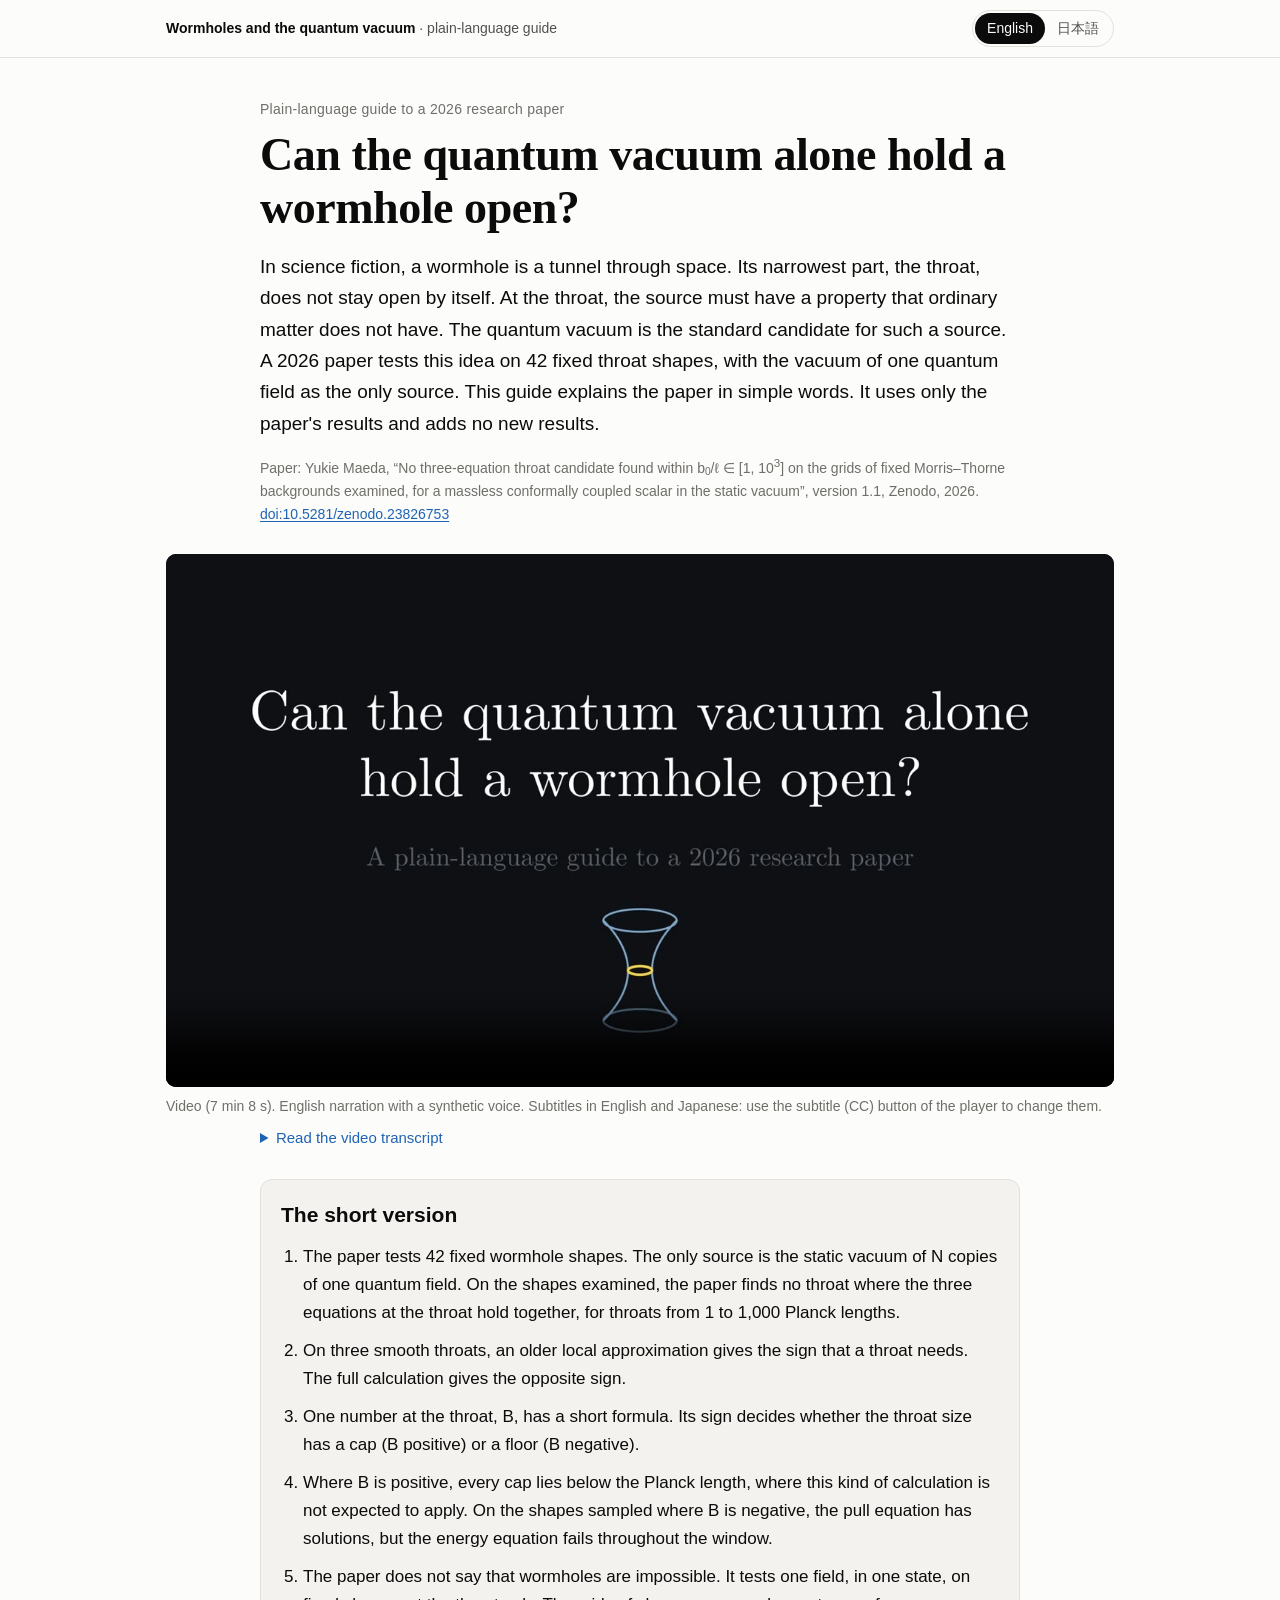
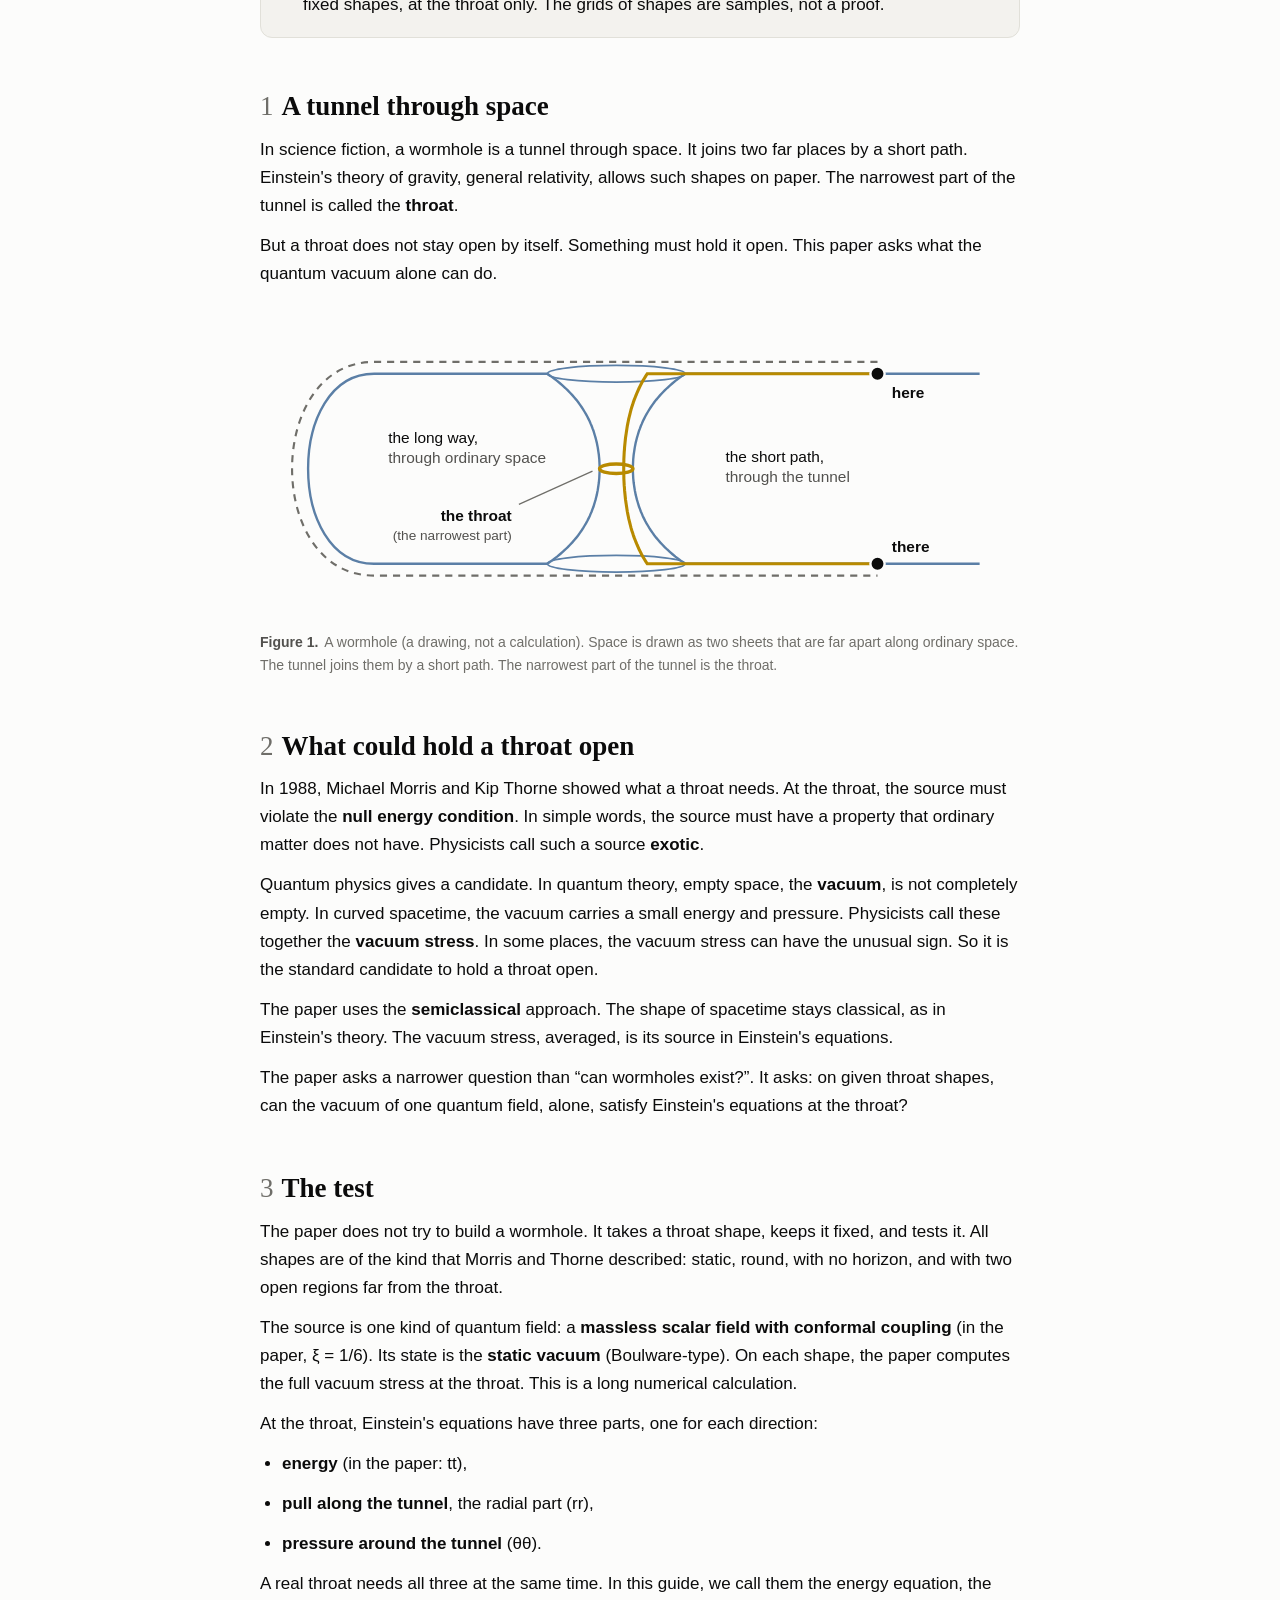
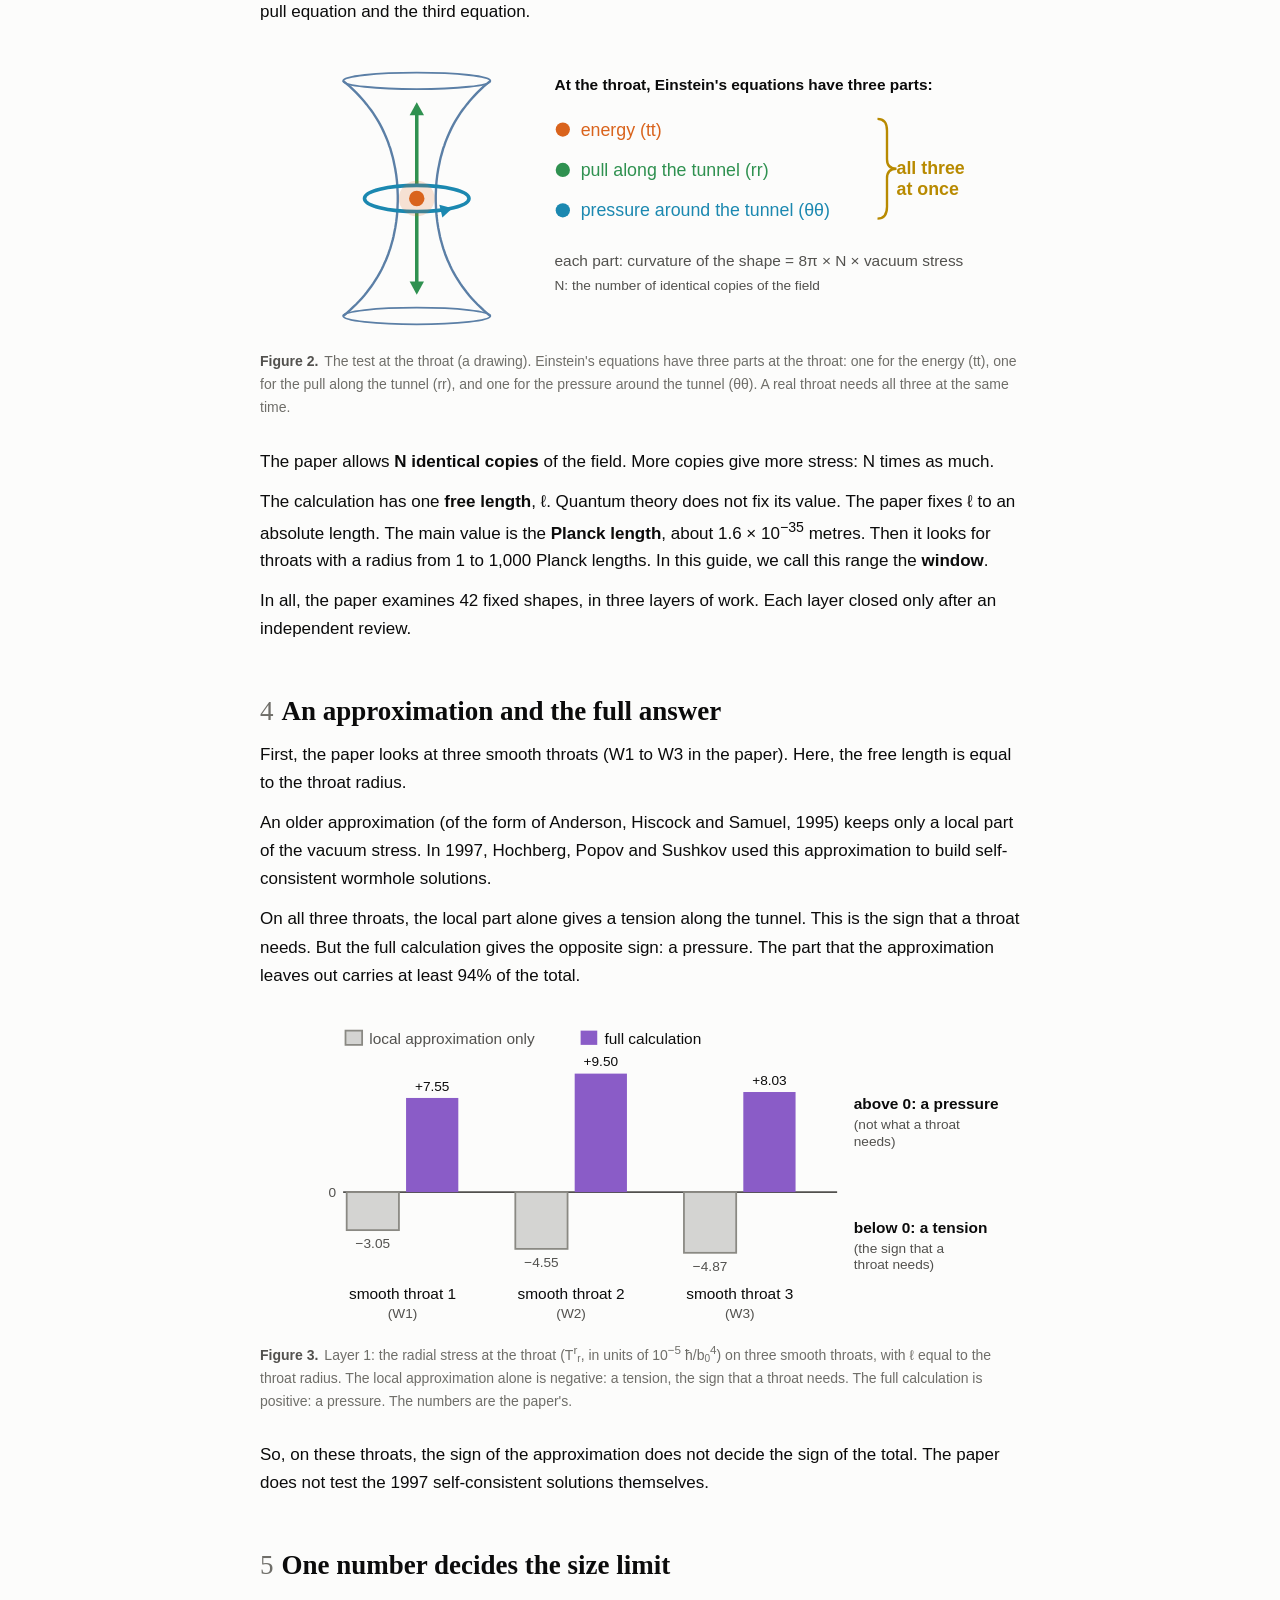
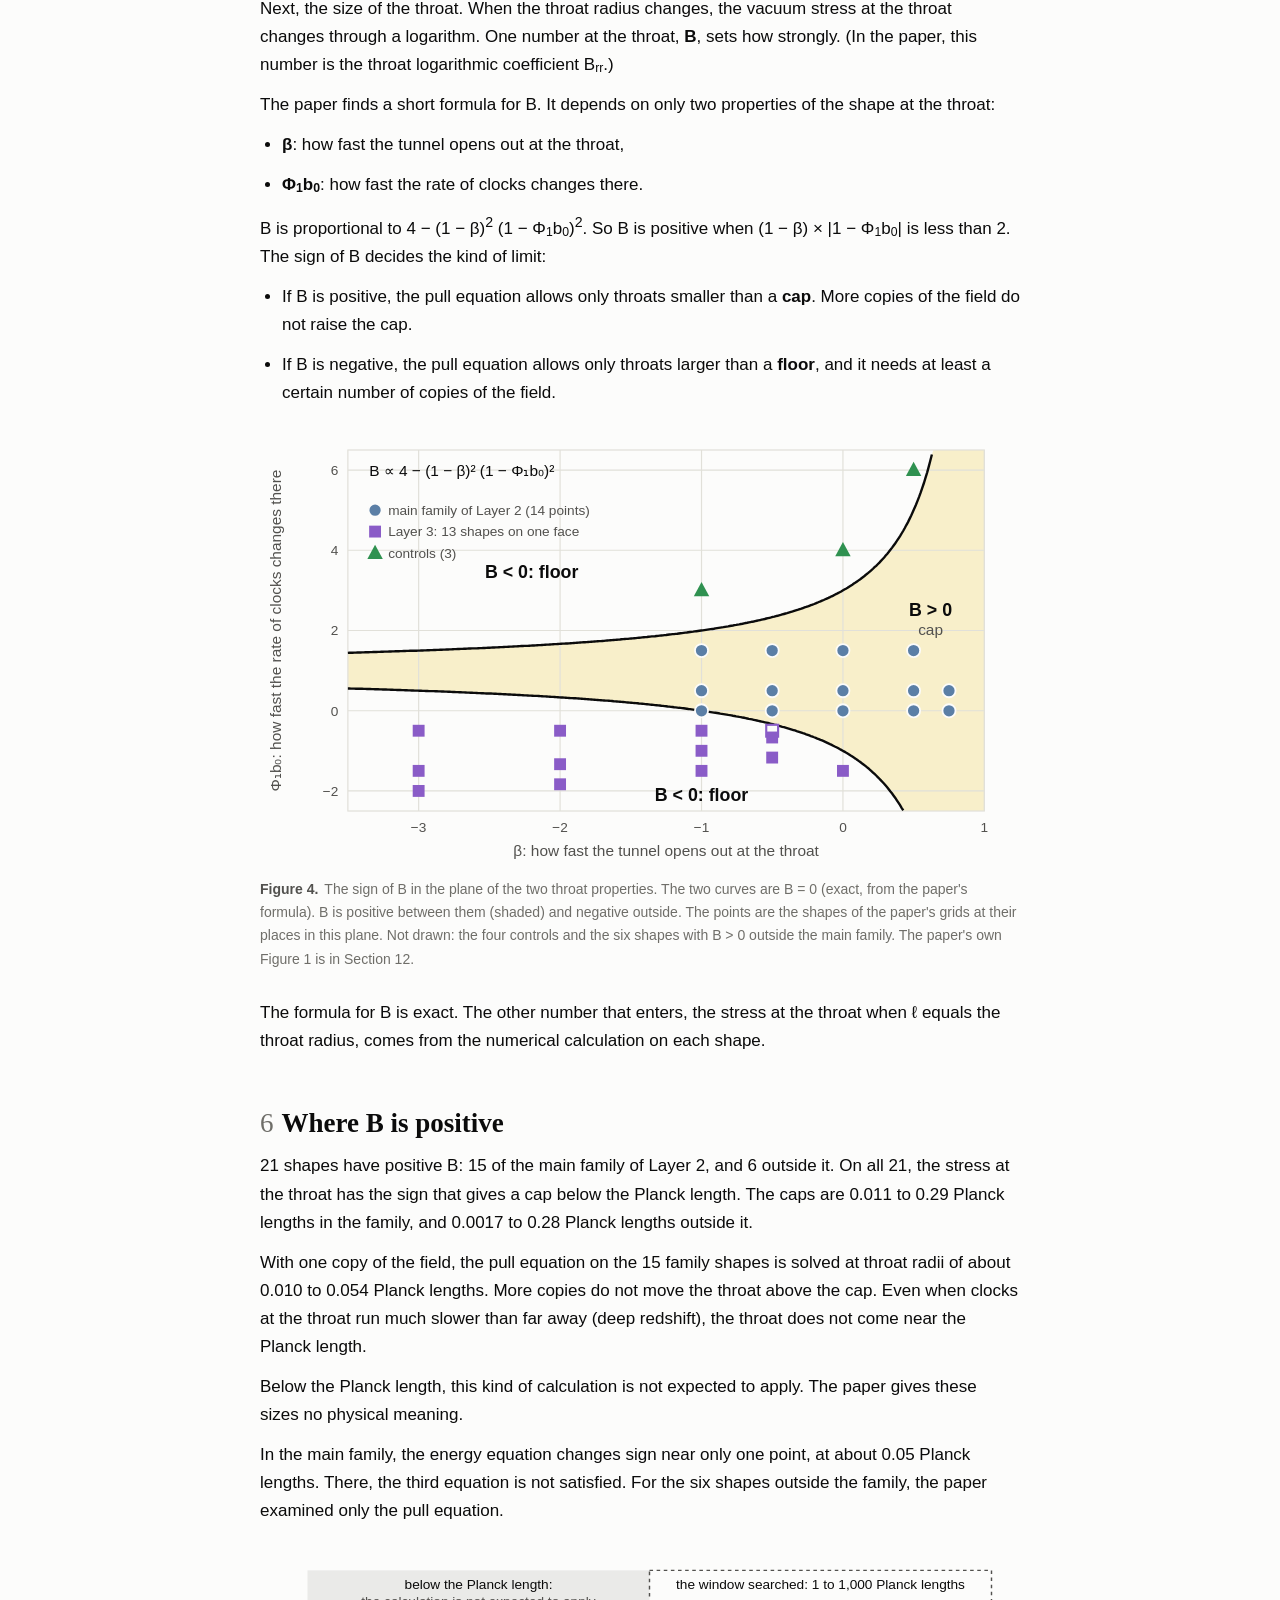
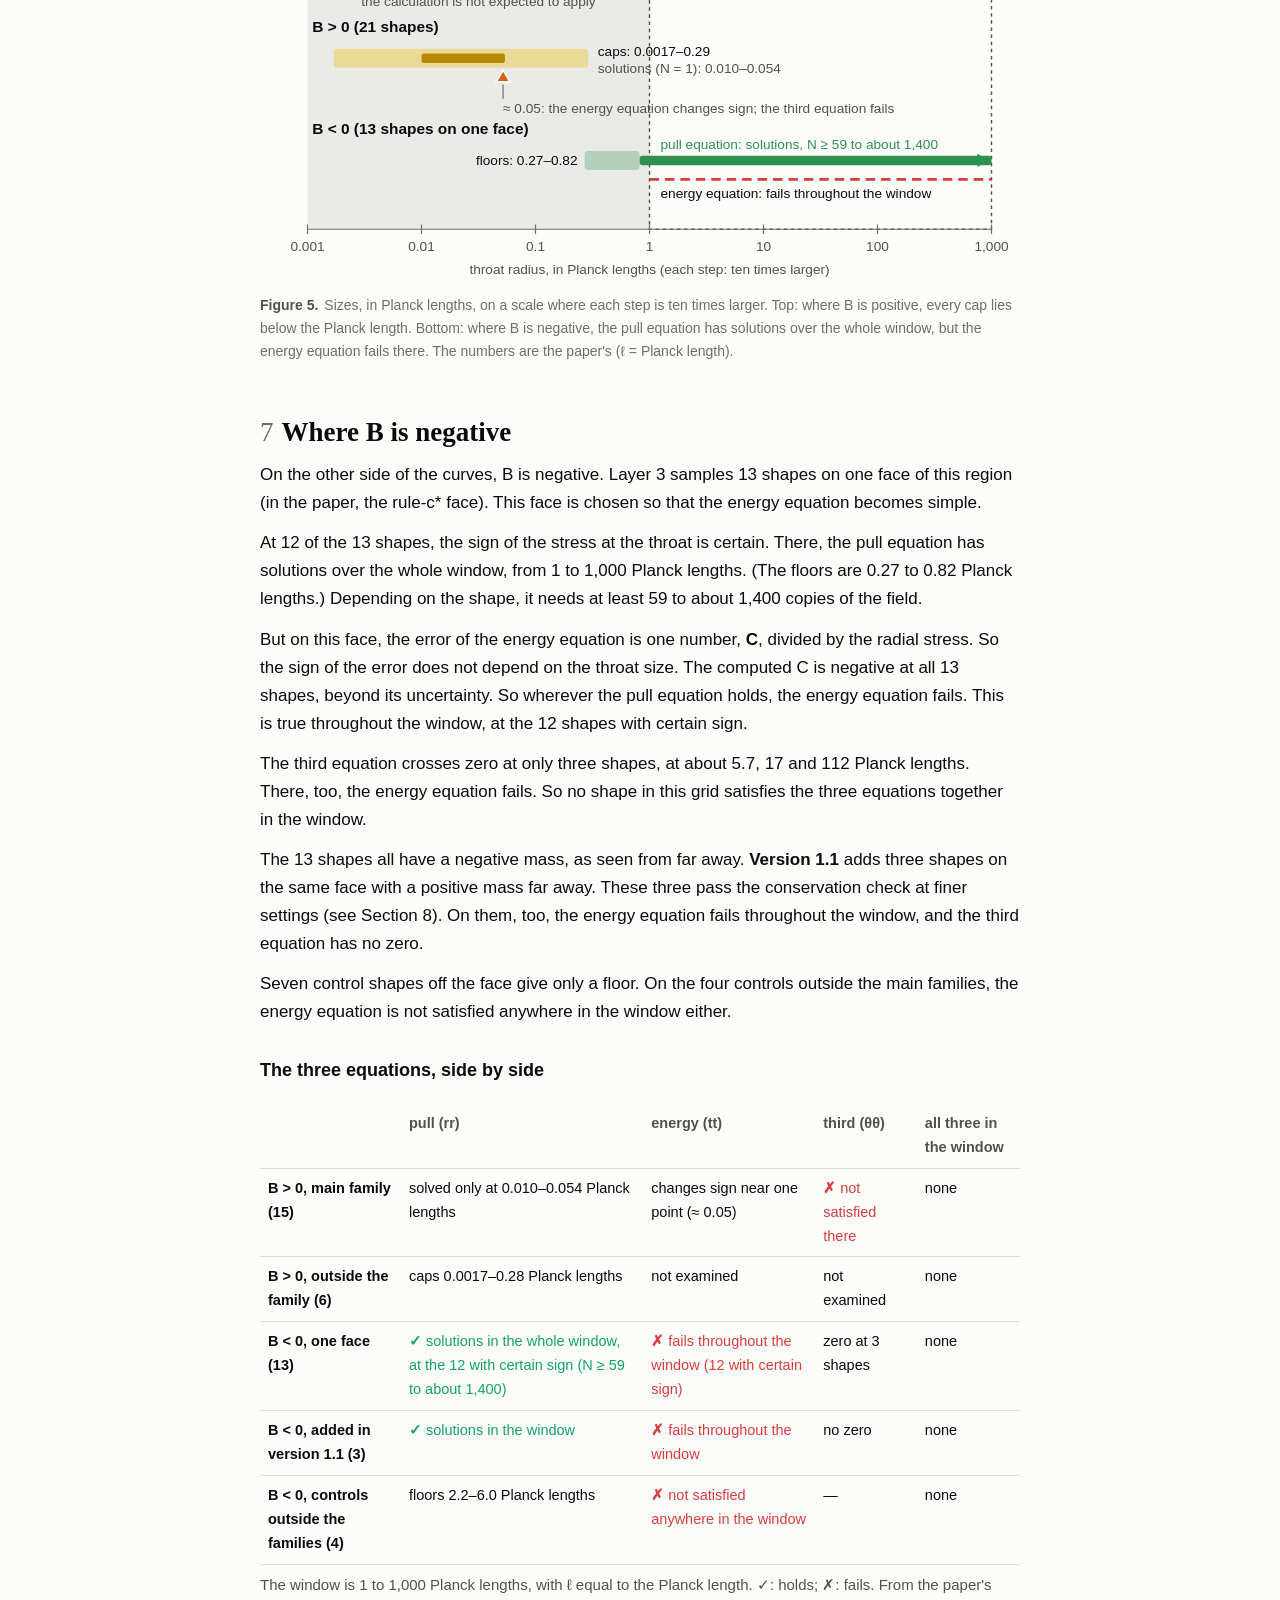
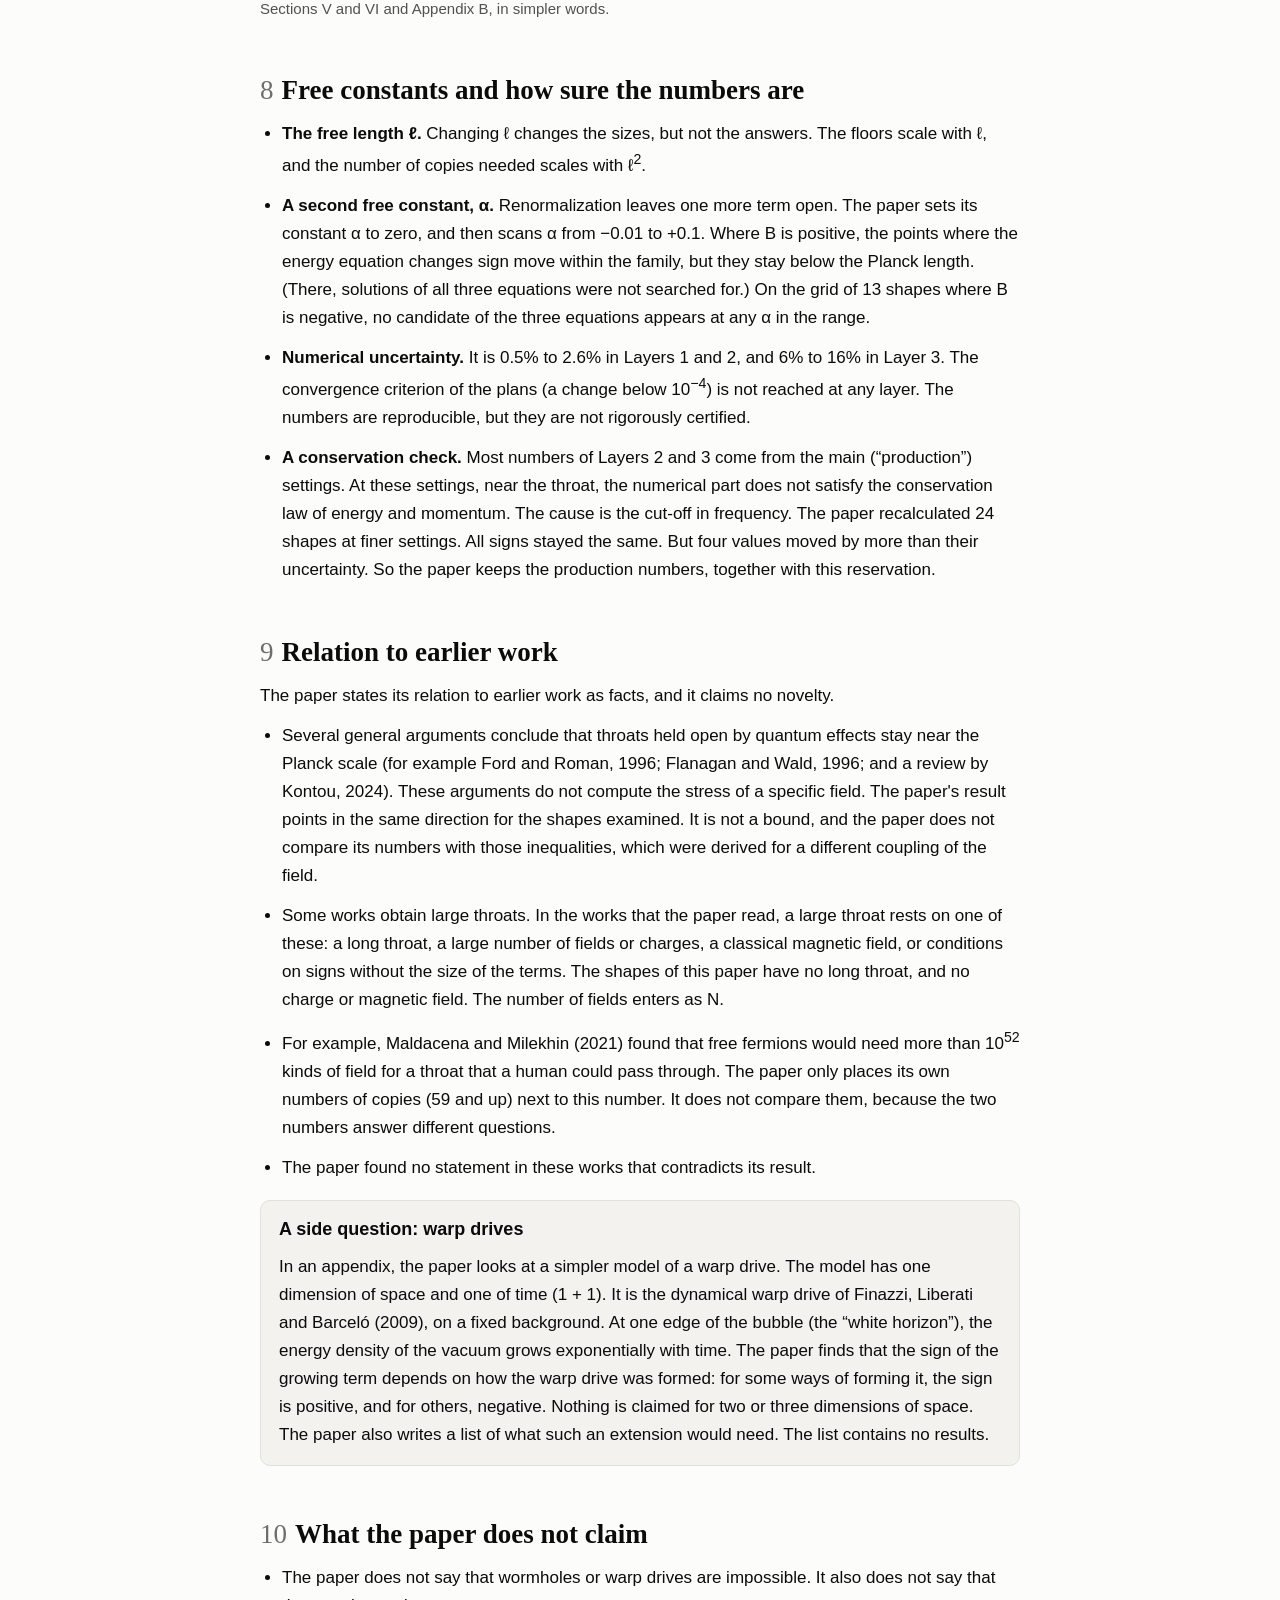
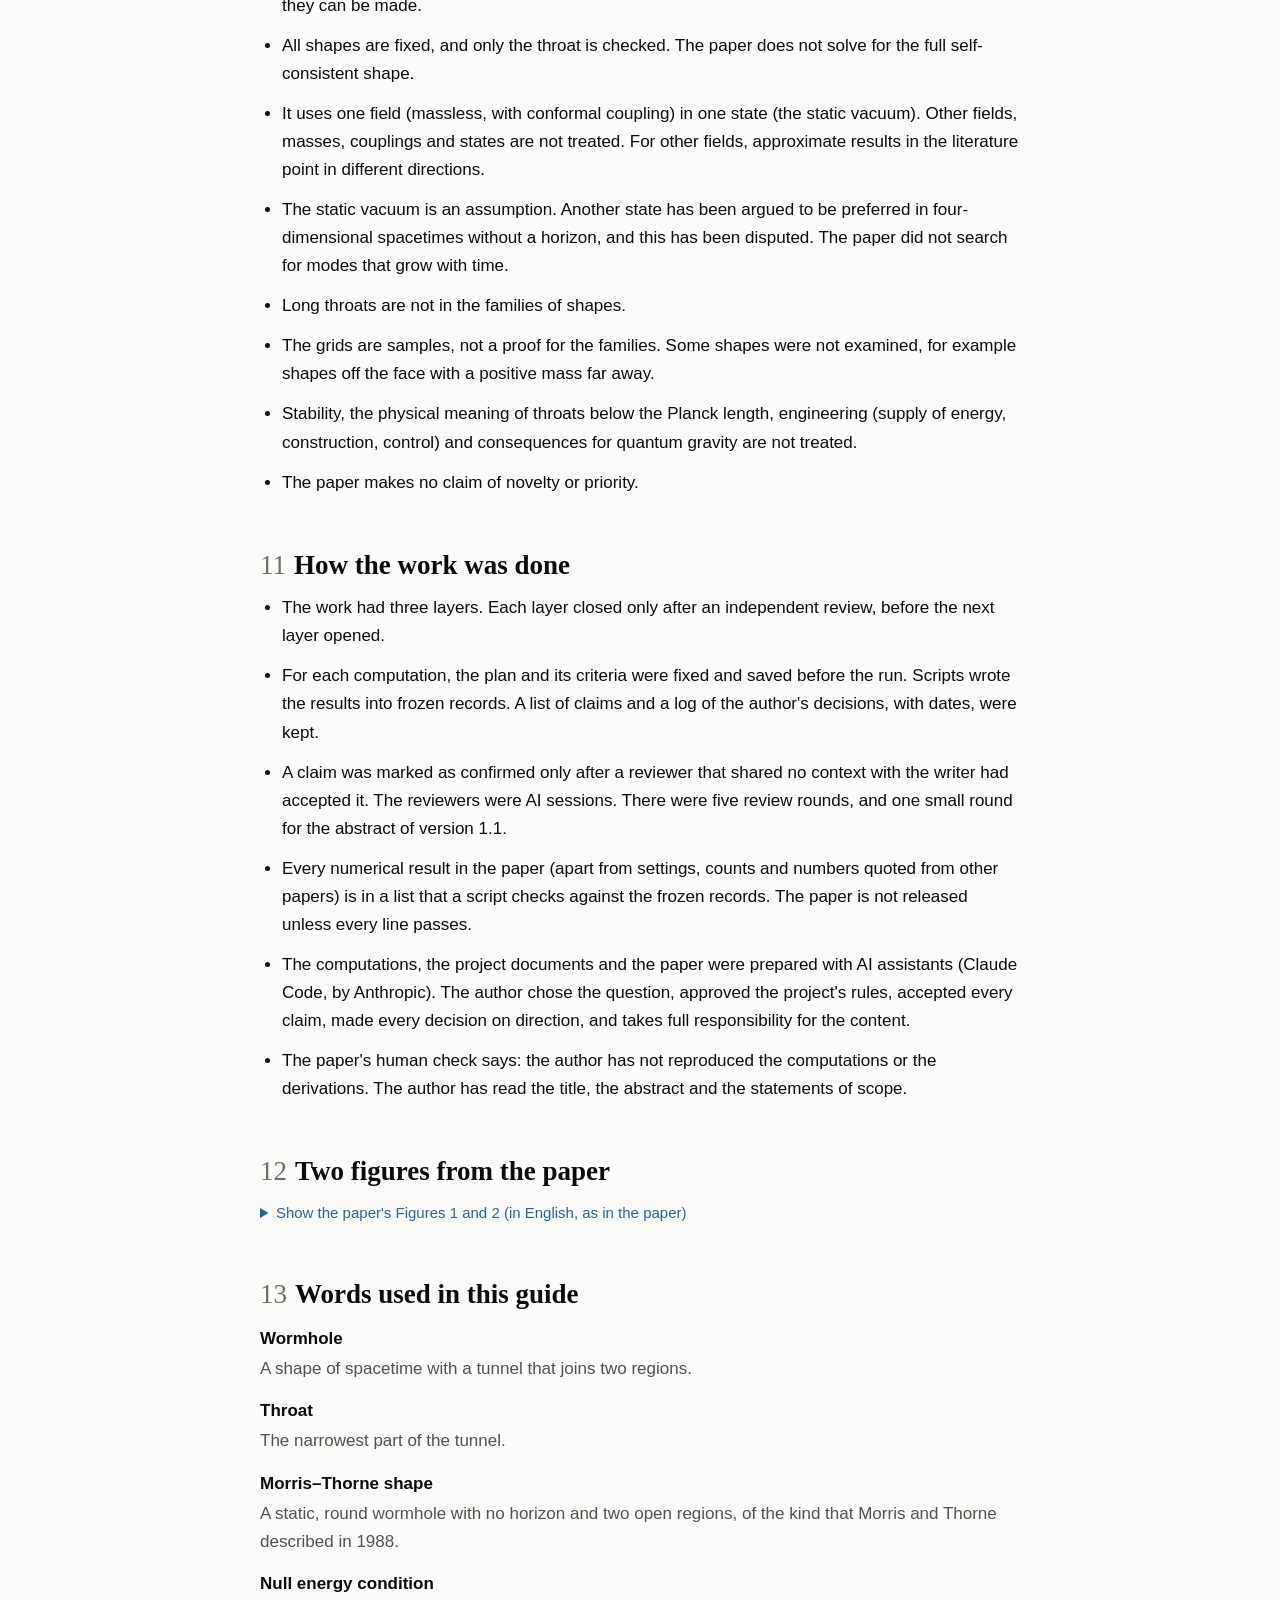
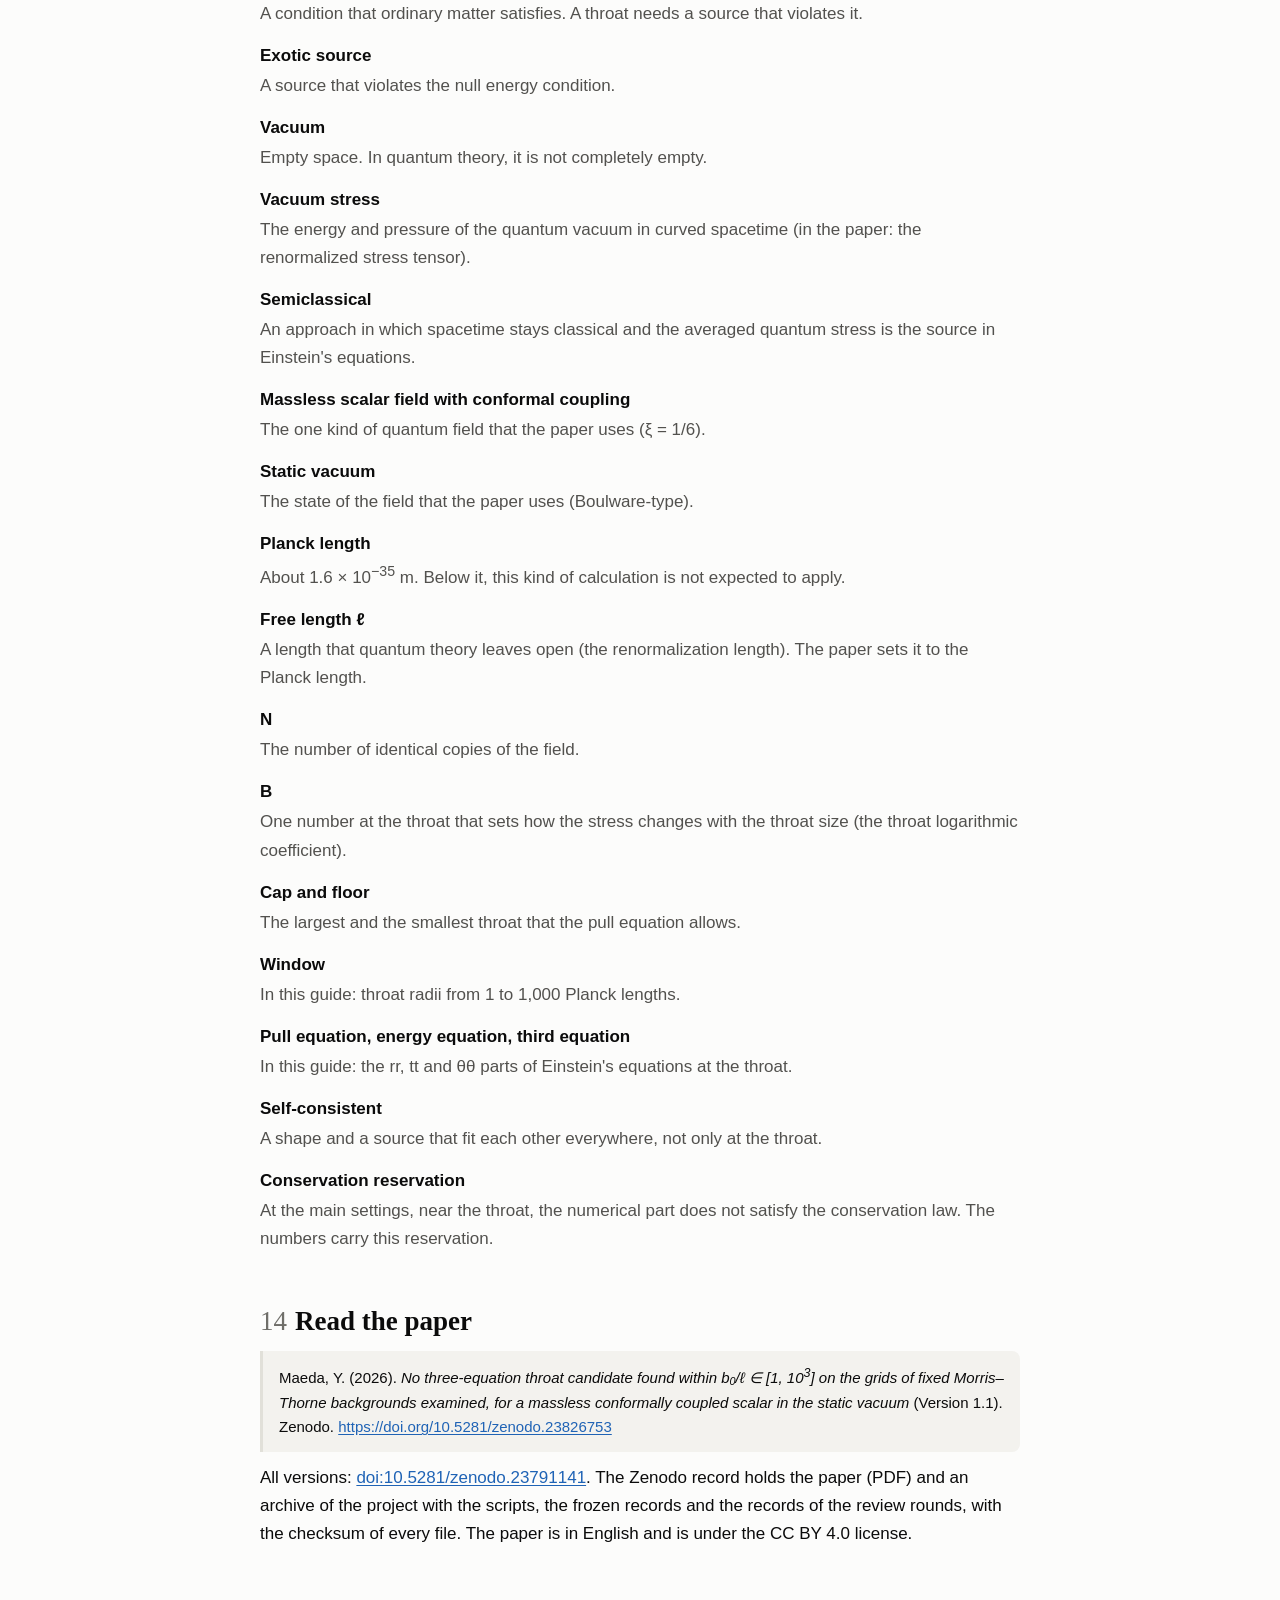
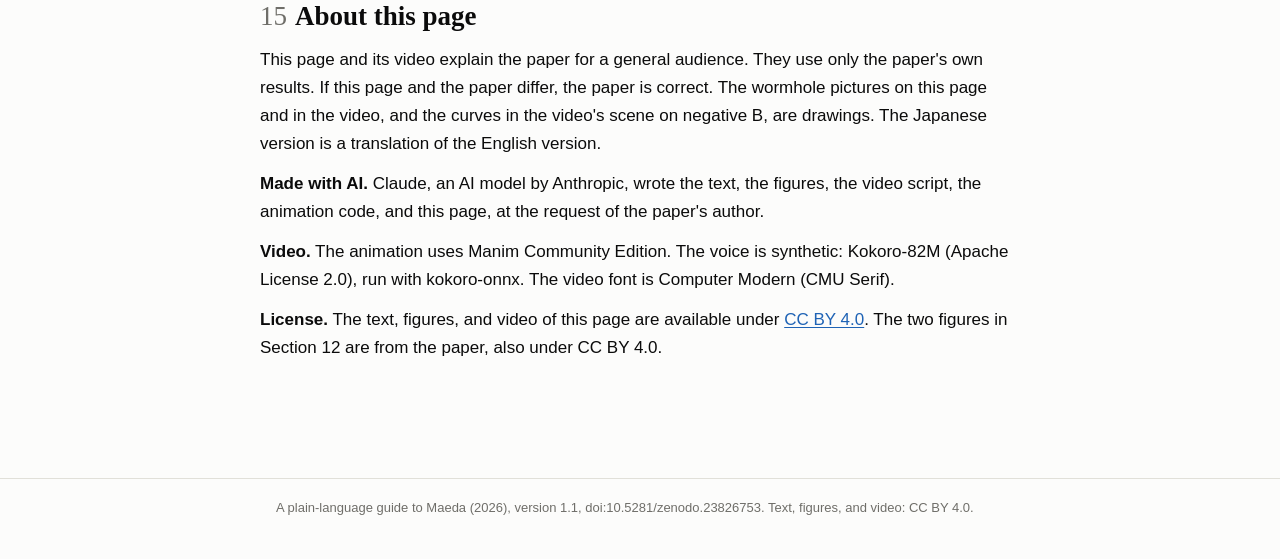
<file: index.html>
<!doctype html>
<html lang="en" data-lang="en">
<head>
<meta charset="utf-8">
<meta name="viewport" content="width=device-width, initial-scale=1">
<title>Can the quantum vacuum alone hold a wormhole open? · A plain-language guide</title>
<meta name="description" content="A plain-language guide, with a short video, to a 2026 paper that tests whether the quantum vacuum of one field can, by itself, hold a wormhole throat open. English and Japanese.">
<meta property="og:title" content="Can the quantum vacuum alone hold a wormhole open?">
<meta property="og:description" content="A plain-language guide, with a short video, to a 2026 research paper. English and Japanese.">
<meta property="og:type" content="article">
<meta name="theme-color" content="#fcfcfb" media="(prefers-color-scheme: light)">
<meta name="theme-color" content="#1a1a19" media="(prefers-color-scheme: dark)">
<link rel="icon" href="data:image/svg+xml,%3Csvg xmlns='http://www.w3.org/2000/svg' viewBox='0 0 32 32'%3E%3Cpath d='M6 3 C6 12 13 13 13 16 C13 19 6 20 6 29 M26 3 C26 12 19 13 19 16 C19 19 26 20 26 29' fill='none' stroke='%235b7fa6' stroke-width='2'/%3E%3Cellipse cx='16' cy='16' rx='3.4' ry='1.4' fill='none' stroke='%23e8c11c' stroke-width='2'/%3E%3C/svg%3E">
<script>
  // Choose the language before the first paint, so the other language never flashes.
  (function () {
    var l = "en";
    try { var q = new URLSearchParams(location.search).get("lang"); if (q === "en" || q === "ja") l = q; else {
      var s = localStorage.getItem("urashima-explainer-lang"); if (s === "en" || s === "ja") l = s; } } catch (e) {}
    document.documentElement.setAttribute("data-lang", l);
    document.documentElement.setAttribute("lang", l);
  })();
</script>
<link rel="stylesheet" href="assets/css/site.css">
</head>
<body>
<a class="skip" href="#main"><span data-l="en" lang="en">Skip to the guide</span><span data-l="ja" lang="ja">本文へ</span></a>

<header class="bar">
  <div class="bar-in">
    <div class="brand"><b><span data-l="en" lang="en">Wormholes and the quantum vacuum</span><span data-l="ja" lang="ja">ワームホールと量子の真空</span></b> · <span data-l="en" lang="en">plain-language guide</span><span data-l="ja" lang="ja">やさしい解説</span></div>
    <div class="lang" role="group" aria-label="Language / 言語">
      <button type="button" data-set-lang="en" aria-pressed="true" lang="en">English</button>
      <button type="button" data-set-lang="ja" aria-pressed="false" lang="ja">日本語</button>
    </div>
  </div>
</header>

<main id="main">

<section class="hero">
  <p class="kicker"><span data-l="en" lang="en">Plain-language guide to a 2026 research paper</span><span data-l="ja" lang="ja">2026 年の研究論文を、やさしく解説します</span></p>
  <h1><span data-l="en" lang="en">Can the quantum vacuum alone hold a wormhole open?</span><span data-l="ja" lang="ja">量子の真空だけで、ワームホールを開いたままにできるか</span></h1>
  <p class="lede" data-l="en" lang="en">In science fiction, a wormhole is a tunnel through space. Its narrowest part, the throat, does not stay open by itself. At the throat, the source must have a property that ordinary matter does not have. The quantum vacuum is the standard candidate for such a source. A 2026 paper tests this idea on 42 fixed throat shapes, with the vacuum of one quantum field as the only source. This guide explains the paper in simple words. It uses only the paper's results and adds no new results.</p>
  <p class="lede" data-l="ja" lang="ja">SF では、ワームホールは空間を通るトンネルです。そのいちばん細い所、喉は、ひとりでには開いたままになりません。喉では、ふつうの物質には無い性質を持つ源が要ります。そうした源の標準の候補が、量子の真空です。2026 年のある論文は、42 の固定した喉の形で、一種類の量子の場の真空だけを源として、この考えを試しました。このページは、その論文をやさしい言葉で解説します。使うのは論文の結果だけで、新しい結果は足していません。</p>
  <p class="cite-line"><span data-l="en" lang="en">Paper:</span><span data-l="ja" lang="ja">論文:</span> Yukie Maeda, “No three-equation throat candidate found within b<sub>0</sub>/ℓ ∈ [1, 10<sup>3</sup>] on the grids of fixed Morris–Thorne backgrounds examined, for a massless conformally coupled scalar in the static vacuum”, version 1.1, Zenodo, 2026. <a href="https://doi.org/10.5281/zenodo.23826753">doi:10.5281/zenodo.23826753</a></p>
</section>

<figure class="video">
  <video id="video" controls playsinline preload="metadata" poster="assets/video/poster.jpg" width="1920" height="1080">
    <source src="assets/video/urashima-explainer.mp4" type="video/mp4">
    <track kind="subtitles" srclang="en" label="English" src="assets/video/subs.en.vtt" default>
    <track kind="subtitles" srclang="ja" label="日本語" src="assets/video/subs.ja.vtt">
  </video>
  <figcaption>
    <span data-l="en" lang="en">Video (7 min 8 s). English narration with a synthetic voice. Subtitles in English and Japanese: use the subtitle (CC) button of the player to change them.</span>
    <span data-l="ja" lang="ja">動画(7 分 8 秒)。語りは英語の合成音声です。字幕は英語と日本語があり、プレーヤーの字幕(CC)のボタンで切り替えられます。</span>
  </figcaption>
</figure>

<details class="transcript">
  <summary><span data-l="en" lang="en">Read the video transcript</span><span data-l="ja" lang="ja">動画の語りを文字で読む(日本語訳)</span></summary>
  <ol class="chapters">
<li><button type="button" data-seek="0.0" aria-label="Play from 0:00" data-aria-en="Play from 0:00" data-aria-ja="0:00 から再生">0:00</button><h3><span data-l="en" lang="en">A tunnel through space</span><span data-l="ja" lang="ja">空間のトンネル</span></h3>
<p data-l="en" lang="en">In science fiction, a wormhole is a tunnel through space. It joins two far places by a short path. Einstein&#x27;s theory of gravity allows such shapes on paper. The narrowest part of the tunnel is called the throat. But a throat does not stay open by itself. Something must hold it open. A 2026 research paper asks one narrow question. Can the quantum vacuum alone hold a wormhole throat open?</p>
<p data-l="ja" lang="ja">SF では、ワームホールは空間を通るトンネルです。遠い二つの場所を、短い道でつなぎます。アインシュタインの重力の理論は、紙の上ではこうした形を許します。トンネルのいちばん細い所を、喉と呼びます。けれども、喉はひとりでには開いたままになりません。何かが、喉を開いておかなければなりません。2026 年のある研究論文は、一つの狭い問いを立てました。量子の真空だけで、ワームホールの喉を開いたままにできるか。</p></li>
<li><button type="button" data-seek="31.47" aria-label="Play from 0:31" data-aria-en="Play from 0:31" data-aria-ja="0:31 から再生">0:31</button><h3><span data-l="en" lang="en">What could hold a throat open</span><span data-l="ja" lang="ja">何が喉を開いておけるか</span></h3>
<p data-l="en" lang="en">In 1988, Morris and Thorne showed what a throat needs. At the throat, the source must have a property that ordinary matter does not have. In technical words, the source must violate the null energy condition. Physicists call such a source exotic. Quantum physics gives a candidate. Empty space, the vacuum, is not completely empty. In curved spacetime, it carries a small energy and pressure. In some places, this vacuum stress can have the unusual sign. So it is the standard candidate to hold a throat open. In the semiclassical approach, the shape of spacetime is classical, and the vacuum stress is its source, through Einstein&#x27;s equations.</p>
<p data-l="ja" lang="ja">1988 年、モリスとソーンは、喉に何が要るかを示しました。喉では、ふつうの物質には無い性質を持つ源が要ります。専門の言葉では、源は「ヌルエネルギー条件」を破らなければなりません。物理学者は、そうした源を「エキゾチック」と呼びます。量子物理は、候補を一つ与えます。何も無い空間、つまり真空は、完全には空っぽではありません。曲がった時空では、真空は小さなエネルギーと圧力を持ちます。この真空の応力は、ところによって、ふつうでない符号を持てます。そのため、喉を開いておく源の、標準の候補になっています。半古典の取り扱いでは、時空の形は古典のままで、真空の応力が、アインシュタイン方程式を通して、その形の源になります。</p></li>
<li><button type="button" data-seek="76.03" aria-label="Play from 1:16" data-aria-en="Play from 1:16" data-aria-ja="1:16 から再生">1:16</button><h3><span data-l="en" lang="en">The test</span><span data-l="ja" lang="ja">試し方</span></h3>
<p data-l="en" lang="en">The paper does not try to build a wormhole. It takes a fixed throat shape, and it tests that shape. It uses one kind of quantum field: a massless scalar field with conformal coupling, in the static vacuum. On each shape, it computes the full vacuum stress at the throat. This is a long numerical calculation. Then it asks: at the throat, can Einstein&#x27;s equations hold? There are three of them, one for each direction. One is for the energy, one is for the pull along the tunnel, and one is for the pressure around it. A real throat needs all three at the same time. The paper allows N identical copies of the field. More copies give more stress. The calculation has one free length, ℓ. The paper sets it to the Planck length, about 1.6 × 10⁻³⁵ metres. It looks for throats with a radius from 1 to 1,000 Planck lengths. In all, it examines 42 fixed shapes.</p>
<p data-l="ja" lang="ja">論文は、ワームホールを作ろうとはしません。喉の形を一つ決めて固定し、その形を試します。使う量子の場は一種類です。質量の無い、共形結合のスカラー場で、状態は静的な真空です。それぞれの形で、喉での真空の応力を、省かずに全て計算します。長い数値計算です。そして問います。喉で、アインシュタイン方程式は成り立つか。方程式は、向きごとに一つずつ、三つあります。一つはエネルギー、一つはトンネルに沿った引っ張り、一つはトンネルを回る向きの圧力の式です。本当の喉には、三つが同時に要ります。論文は、同じ場が N 個あってよいとします。数が多いほど、応力は大きくなります。計算には、決まっていない長さ ℓ が一つあります。論文は、これをプランク長さ、約 1.6 × 10⁻³⁵ メートルにします。探すのは、半径がプランク長さの 1 倍から 1000 倍の喉です。全部で 42 の、固定した形を調べます。</p></li>
<li><button type="button" data-seek="135.63" aria-label="Play from 2:15" data-aria-en="Play from 2:15" data-aria-ja="2:15 から再生">2:15</button><h3><span data-l="en" lang="en">An approximation and the full answer</span><span data-l="ja" lang="ja">近似と、省かない答え</span></h3>
<p data-l="en" lang="en">First, on three smooth throats, the paper compares an older approximation with the full calculation. The approximation keeps only a local part of the stress. On all three throats, this part has the sign that a throat needs: a tension along the tunnel. But the full calculation gives the opposite sign. The part that the approximation leaves out carries at least 94 percent of the total. So on these throats, the full stress is a pressure, not the tension that a throat needs. The sign of the approximation does not decide the sign of the total. The paper does not test the earlier self-consistent solutions that used this approximation.</p>
<p data-l="ja" lang="ja">まず論文は、三つのなめらかな喉で、以前からある近似と、省かない計算とを比べます。近似は、応力のうち、局所的な部分だけを残します。三つの喉のどれでも、この部分は、喉に要る符号、つまりトンネルに沿った張力を持ちます。ところが、省かない計算は、逆の符号を与えます。近似が省く部分が、全体の 94 % 以上を占めます。そのため、これらの喉では、全体の応力は圧力で、喉に要る張力ではありません。近似の符号は、全体の符号を決めません。この近似を使った、以前の自己無撞着な解そのものは、論文は試していません。</p></li>
<li><button type="button" data-seek="178.33" aria-label="Play from 2:58" data-aria-en="Play from 2:58" data-aria-ja="2:58 から再生">2:58</button><h3><span data-l="en" lang="en">One number decides the size limit</span><span data-l="ja" lang="ja">大きさの限りを決める一つの数</span></h3>
<p data-l="en" lang="en">Next, the size of the throat. When the size changes, the vacuum stress changes through a logarithm. One number at the throat, B, sets how strongly. The paper finds a short formula for B. It depends on only two properties of the shape. One is how fast the tunnel opens out at the throat. The other is how fast the rate of clocks changes there. In the plane of these two properties, two curves divide the cases. Between the curves, B is positive. Outside them, B is negative. If B is positive, the pull along the tunnel allows only throats smaller than a cap. If B is negative, it allows only throats larger than a floor.</p>
<p data-l="ja" lang="ja">次は、喉の大きさです。大きさが変わると、真空の応力は対数を通して変わります。その強さを決めるのは、喉での一つの数 B です。論文は、B の短い式を見つけます。B は、形の二つの性質だけで決まります。一つは、喉でトンネルがどれだけ速く広がるか。もう一つは、そこで時計の進み方がどれだけ速く変わるかです。この二つの性質を軸にした平面では、二本の曲線が場合を分けます。曲線のあいだでは B は正、外では負です。B が正なら、トンネルに沿った引っ張りの式は、上限より小さい喉しか許しません。B が負なら、下限より大きい喉しか許しません。</p></li>
<li><button type="button" data-seek="220.83" aria-label="Play from 3:40" data-aria-en="Play from 3:40" data-aria-ja="3:40 から再生">3:40</button><h3><span data-l="en" lang="en">Where B is positive</span><span data-l="ja" lang="ja">B が正の側</span></h3>
<p data-l="en" lang="en">On all 21 shapes with positive B, the cap lies below the Planck length. With one copy of the field, on the 15 shapes of the main family, the pull equation is solved only for throats of about 0.01 to 0.05 Planck lengths. More copies do not raise the cap. Below the Planck length, this kind of calculation is not expected to apply. The paper gives these sizes no physical meaning. In that family, the energy equation changes sign near only one point, at about 0.05 Planck lengths. There, the third equation fails.</p>
<p data-l="ja" lang="ja">B が正の 21 の形の全てで、上限はプランク長さより下にあります。場が 1 個のとき、主な族の 15 の形では、引っ張りの式が解けるのは、プランク長さの約 0.01〜0.05 倍の喉だけです。場の数を増やしても、上限は上がりません。プランク長さより下では、この種の計算は当てはまらないと考えられています。論文は、これらの大きさに物理的な意味を持たせません。その族で、エネルギーの式が符号を変えるのは、プランク長さの約 0.05 倍の、一つの点の近くだけです。そこでは、三つ目の式が成り立ちません。</p></li>
<li><button type="button" data-seek="260.53" aria-label="Play from 4:20" data-aria-en="Play from 4:20" data-aria-ja="4:20 から再生">4:20</button><h3><span data-l="en" lang="en">Where B is negative</span><span data-l="ja" lang="ja">B が負の側</span></h3>
<p data-l="en" lang="en">On the other side, B is negative. The paper samples 13 shapes on one face of this region, chosen so that the energy equation becomes simple. At 12 of these shapes, the sign of the stress is certain. There, the pull equation does have solutions over the whole range, from 1 to 1,000 Planck lengths. Depending on the shape, it needs at least 59 to about 1,400 copies of the field. But on this face, the error of the energy equation is one number, C, divided by the radial stress. So its sign does not depend on the size. The computed C is negative at all 13 points, beyond its uncertainty. So wherever the pull equation holds, the energy equation fails. The third equation crosses zero at only three points. But there, too, the energy equation fails. So the three equations never hold together. Version 1.1 adds three shapes on the same face with a positive mass, as seen from far away. The energy equation fails there too.</p>
<p data-l="ja" lang="ja">反対側では、B は負です。論文は、この領域の一つの面の上で、13 の形を調べます。この面は、エネルギーの式が簡単になるように選んであります。このうち 12 の形では、応力の符号が確かです。そこでは、引っ張りの式は、プランク長さの 1 倍から 1000 倍までの全ての範囲で解を持ちます。ただし形によって、場が少なくとも 59 個から約 1400 個要ります。けれども、この面では、エネルギーの式のずれは、一つの数 C を、動径の向きの応力で割ったものです。そのため、ずれの符号は大きさによりません。計算した C は、13 の点の全てで、不確かさを越えて負です。そのため、引っ張りの式が成り立つ所では、どこでも、エネルギーの式が成り立ちません。三つ目の式がゼロを横切るのは、三つの点だけです。けれども、そこでもエネルギーの式は成り立ちません。そのため、三つの式が同時に成り立つことはありません。第 1.1 版は、同じ面の上に、遠くから見て正の質量を持つ形を三つ足しました。そこでも、エネルギーの式は成り立ちません。</p></li>
<li><button type="button" data-seek="325.93" aria-label="Play from 5:25" data-aria-en="Play from 5:25" data-aria-ja="5:25 から再生">5:25</button><h3><span data-l="en" lang="en">What the result says, and what it does not</span><span data-l="ja" lang="ja">結果が言うこと、言わないこと</span></h3>
<p data-l="en" lang="en">So, for the shapes examined: the static vacuum of this one field does not, by itself, give a throat in the range where the calculation applies. Changing the free length changes the sizes, but not the answers. A scan of a second free constant gives no candidate on the negative-B shapes either. This points in the same direction as earlier general arguments, which suggest that throats held open by quantum effects stay near the Planck scale. The paper makes no claim of priority. The paper does not say that wormholes are impossible. It tests one field, in one state, on fixed shapes, at the throat only. Other fields, other states, long throats, the full self-consistent shape, and stability are not examined. And the grids of shapes are samples, not a proof. Many numbers also carry a reservation on a conservation check near the throat. A recalculation of 24 shapes at finer settings kept every sign.</p>
<p data-l="ja" lang="ja">まとめると、調べた形については、この一種類の場の静的な真空は、それだけでは、計算が当てはまる範囲に喉を作りません。決まっていない長さを変えると、大きさは変わりますが、答えは変わりません。もう一つの決まっていない定数を動かしても、B が負の形では、候補は出ません。これは、量子の効果で開いた喉はプランクの大きさの近くにとどまる、という以前の一般的な議論と、同じ向きです。論文は、先取りを主張していません。論文は、ワームホールが不可能だとは言っていません。試したのは、一種類の場、一つの状態、固定した形、そして喉だけです。ほかの場、ほかの状態、長い喉、自己無撞着な形の全体、安定性は、調べていません。調べた形の格子は見本で、証明ではありません。多くの数には、喉の近くでの保存則の確かめについての留保も付いています。24 の形をより細かい設定で計算し直すと、符号は全て変わりませんでした。</p></li>
<li><button type="button" data-seek="387.67" aria-label="Play from 6:27" data-aria-en="Play from 6:27" data-aria-ja="6:27 から再生">6:27</button><h3><span data-l="en" lang="en">How the work was done</span><span data-l="ja" lang="ja">仕事の進め方</span></h3>
<p data-l="en" lang="en">The work had three layers. Each layer closed only after an independent review. The reviewers were AI sessions that shared no context with the writer. Every number in the paper is checked by machine against frozen records. The computations and the text were prepared with AI assistants. The author chose the question, made every decision on direction, and takes responsibility for the content. The author has not reproduced the computations. The author has read the title, the abstract and the statements of scope. The paper, the scripts and the records are on Zenodo. The link is below the video.</p>
<p data-l="ja" lang="ja">仕事は三つの層で進めました。どの層も、独立した審査を通ってから閉じました。審査役は、書き手と文脈を共有しない AI のセッションでした。論文の数は全て、固定した記録と機械で照らしてあります。計算と文章は、AI の助手と一緒に用意しました。問いを選び、方向の決めを全て行ったのは著者で、中身の責任も著者が負います。著者は、計算を自分で再現してはいません。著者が読んだのは、題・要旨・範囲を述べた文です。論文・台本・記録は Zenodo にあります。リンクは動画の下にあります。</p></li>
</ol>
</details>

<section class="short" aria-labelledby="short-h">
  <h2 id="short-h"><span data-l="en" lang="en">The short version</span><span data-l="ja" lang="ja">要点</span></h2>
  <ol data-l="en" lang="en">
    <li>The paper tests 42 fixed wormhole shapes. The only source is the static vacuum of N copies of one quantum field. On the shapes examined, the paper finds no throat where the three equations at the throat hold together, for throats from 1 to 1,000 Planck lengths.</li>
    <li>On three smooth throats, an older local approximation gives the sign that a throat needs. The full calculation gives the opposite sign.</li>
    <li>One number at the throat, B, has a short formula. Its sign decides whether the throat size has a cap (B positive) or a floor (B negative).</li>
    <li>Where B is positive, every cap lies below the Planck length, where this kind of calculation is not expected to apply. On the shapes sampled where B is negative, the pull equation has solutions, but the energy equation fails throughout the window.</li>
    <li>The paper does not say that wormholes are impossible. It tests one field, in one state, on fixed shapes, at the throat only. The grids of shapes are samples, not a proof.</li>
  </ol>
  <ol data-l="ja" lang="ja">
    <li>論文は、42 の固定したワームホールの形を試します。源は、一種類の量子の場を N 個そろえたときの、静的な真空だけです。調べた形では、喉の半径がプランク長さの 1〜1000 倍の範囲で、喉での三つの式が同時に成り立つ喉は見つかりませんでした。</li>
    <li>三つのなめらかな喉では、以前からある局所近似は、喉に要る符号を与えます。省かない計算は、逆の符号を与えます。</li>
    <li>喉での一つの数 B には、短い式があります。B の符号が、喉の大きさに上限があるか(B が正)、下限があるか(B が負)を決めます。</li>
    <li>B が正の側では、上限は全てプランク長さより下にあり、この種の計算が当てはまらないと考えられる所です。B が負の側で調べた形では、引っ張りの式は解を持ちますが、エネルギーの式が窓の全体で成り立ちません。</li>
    <li>論文は、ワームホールが不可能だとは言っていません。試したのは、一種類の場、一つの状態、固定した形、そして喉だけです。調べた形の格子は見本で、証明ではありません。</li>
  </ol>
</section>

<article class="prose">

<h2 id="tunnel"><span class="num">1</span><span data-l="en" lang="en">A tunnel through space</span><span data-l="ja" lang="ja">空間のトンネル</span></h2>
<p data-l="en" lang="en">In science fiction, a wormhole is a tunnel through space. It joins two far places by a short path. Einstein's theory of gravity, general relativity, allows such shapes on paper. The narrowest part of the tunnel is called the <strong>throat</strong>.</p>
<p data-l="ja" lang="ja">SF では、ワームホールは空間を通るトンネルです。遠い二つの場所を、短い道でつなぎます。アインシュタインの重力の理論、一般相対論は、紙の上ではこうした形を許します。トンネルのいちばん細い所を、<strong>喉</strong>と呼びます。</p>
<p data-l="en" lang="en">But a throat does not stay open by itself. Something must hold it open. This paper asks what the quantum vacuum alone can do.</p>
<p data-l="ja" lang="ja">けれども、喉はひとりでには開いたままになりません。何かが、喉を開いておかなければなりません。この論文は、量子の真空だけで何ができるかを問います。</p>
<figure class="fig">
<div class="fig-scroll"><svg viewBox="0 0 640 262" role="img" aria-label="Drawing: two sheets of space joined by a fold on the left. A tunnel joins &#x27;here&#x27; on the top sheet to &#x27;there&#x27; on the bottom sheet by a short path. The narrowest part of the tunnel is the throat." data-aria-en="Drawing: two sheets of space joined by a fold on the left. A tunnel joins &#x27;here&#x27; on the top sheet to &#x27;there&#x27; on the bottom sheet by a short path. The narrowest part of the tunnel is the throat." data-aria-ja="図: 左の折り返しでつながった 2 枚の空間の面。トンネルが、上の面の「ここ」と下の面の「あそこ」を近道でつなぐ。トンネルのいちばん細い所が喉。"><path class="sheet" d="M242,52 H96 C22,52 22,212 96,212 H242"/><path class="sheet" d="M358,52 H606"/><path class="sheet" d="M358,212 H606"/><path class="sheet" d="M242.0,52.0 L244.9,54.0 L247.6,56.0 L250.2,58.0 L252.6,60.0 L254.9,62.0 L257.1,64.0 L259.2,66.0 L261.1,68.0 L263.0,70.0 L264.7,72.0 L266.4,74.0 L268.0,76.0 L269.4,78.0 L270.8,80.0 L272.1,82.0 L273.3,84.0 L274.5,86.0 L275.6,88.0 L276.6,90.0 L277.6,92.0 L278.4,94.0 L279.3,96.0 L280.0,98.0 L280.8,100.0 L281.4,102.0 L282.0,104.0 L282.6,106.0 L283.1,108.0 L283.6,110.0 L284.0,112.0 L284.4,114.0 L284.7,116.0 L285.0,118.0 L285.3,120.0 L285.5,122.0 L285.7,124.0 L285.8,126.0 L285.9,128.0 L286.0,130.0 L286.0,132.0 L286.0,134.0 L285.9,136.0 L285.8,138.0 L285.7,140.0 L285.5,142.0 L285.3,144.0 L285.0,146.0 L284.7,148.0 L284.4,150.0 L284.0,152.0 L283.6,154.0 L283.1,156.0 L282.6,158.0 L282.0,160.0 L281.4,162.0 L280.8,164.0 L280.0,166.0 L279.3,168.0 L278.4,170.0 L277.6,172.0 L276.6,174.0 L275.6,176.0 L274.5,178.0 L273.3,180.0 L272.1,182.0 L270.8,184.0 L269.4,186.0 L268.0,188.0 L266.4,190.0 L264.7,192.0 L263.0,194.0 L261.1,196.0 L259.2,198.0 L257.1,200.0 L254.9,202.0 L252.6,204.0 L250.2,206.0 L247.6,208.0 L244.9,210.0 L242.0,212.0"/><path class="sheet" d="M358.0,52.0 L355.1,54.0 L352.4,56.0 L349.8,58.0 L347.4,60.0 L345.1,62.0 L342.9,64.0 L340.8,66.0 L338.9,68.0 L337.0,70.0 L335.3,72.0 L333.6,74.0 L332.0,76.0 L330.6,78.0 L329.2,80.0 L327.9,82.0 L326.7,84.0 L325.5,86.0 L324.4,88.0 L323.4,90.0 L322.4,92.0 L321.6,94.0 L320.7,96.0 L320.0,98.0 L319.2,100.0 L318.6,102.0 L318.0,104.0 L317.4,106.0 L316.9,108.0 L316.4,110.0 L316.0,112.0 L315.6,114.0 L315.3,116.0 L315.0,118.0 L314.7,120.0 L314.5,122.0 L314.3,124.0 L314.2,126.0 L314.1,128.0 L314.0,130.0 L314.0,132.0 L314.0,134.0 L314.1,136.0 L314.2,138.0 L314.3,140.0 L314.5,142.0 L314.7,144.0 L315.0,146.0 L315.3,148.0 L315.6,150.0 L316.0,152.0 L316.4,154.0 L316.9,156.0 L317.4,158.0 L318.0,160.0 L318.6,162.0 L319.2,164.0 L320.0,166.0 L320.7,168.0 L321.6,170.0 L322.4,172.0 L323.4,174.0 L324.4,176.0 L325.5,178.0 L326.7,180.0 L327.9,182.0 L329.2,184.0 L330.6,186.0 L332.0,188.0 L333.6,190.0 L335.3,192.0 L337.0,194.0 L338.9,196.0 L340.8,198.0 L342.9,200.0 L345.1,202.0 L347.4,204.0 L349.8,206.0 L352.4,208.0 L355.1,210.0 L358.0,212.0"/><ellipse class="mouth" cx="300" cy="52" rx="58" ry="7"/><ellipse class="mouth" cx="300" cy="212" rx="58" ry="7"/><ellipse class="throat" cx="300" cy="132.0" rx="14" ry="4"/><path class="long-path" d="M520,42 H96 C4,42 4,222 96,222 H520"/><path class="short-path" d="M520,52 L326.1,52.0 L324.8,54.0 L323.6,56.0 L322.4,58.0 L321.3,60.0 L320.3,62.0 L319.3,64.0 L318.4,66.0 L317.5,68.0 L316.7,70.0 L315.9,72.0 L315.1,74.0 L314.4,76.0 L313.8,78.0 L313.1,80.0 L312.5,82.0 L312.0,84.0 L311.5,86.0 L311.0,88.0 L310.5,90.0 L310.1,92.0 L309.7,94.0 L309.3,96.0 L309.0,98.0 L308.7,100.0 L308.4,102.0 L308.1,104.0 L307.8,106.0 L307.6,108.0 L307.4,110.0 L307.2,112.0 L307.0,114.0 L306.9,116.0 L306.7,118.0 L306.6,120.0 L306.5,122.0 L306.4,124.0 L306.4,126.0 L306.3,128.0 L306.3,130.0 L306.3,132.0 L306.3,134.0 L306.3,136.0 L306.4,138.0 L306.4,140.0 L306.5,142.0 L306.6,144.0 L306.7,146.0 L306.9,148.0 L307.0,150.0 L307.2,152.0 L307.4,154.0 L307.6,156.0 L307.8,158.0 L308.1,160.0 L308.4,162.0 L308.7,164.0 L309.0,166.0 L309.3,168.0 L309.7,170.0 L310.1,172.0 L310.5,174.0 L311.0,176.0 L311.5,178.0 L312.0,180.0 L312.5,182.0 L313.1,184.0 L313.8,186.0 L314.4,188.0 L315.1,190.0 L315.9,192.0 L316.7,194.0 L317.5,196.0 L318.4,198.0 L319.3,200.0 L320.3,202.0 L321.3,204.0 L322.4,206.0 L323.6,208.0 L324.8,210.0 L326.1,212.0 L520,212"/><circle class="place dot" cx="520" cy="52" r="6"/><circle class="place dot" cx="520" cy="212" r="6"/><text x="532.0" y="72.0" class="ink bold" data-l="en" lang="en">here</text><text x="532.0" y="72.0" class="ink bold" data-l="ja" lang="ja">ここ</text><text x="532.0" y="202.0" class="ink bold" data-l="en" lang="en">there</text><text x="532.0" y="202.0" class="ink bold" data-l="ja" lang="ja">あそこ</text><text x="392.0" y="126.0" class="ink" data-l="en" lang="en">the short path,</text><text x="392.0" y="126.0" class="ink" data-l="ja" lang="ja">近道:</text><text x="392.0" y="143.0" data-l="en" lang="en">through the tunnel</text><text x="392.0" y="143.0" data-l="ja" lang="ja">トンネルを通る</text><text x="108.0" y="110.0" class="ink" data-l="en" lang="en">the long way,</text><text x="108.0" y="110.0" class="ink" data-l="ja" lang="ja">遠回り:</text><text x="108.0" y="127.0" data-l="en" lang="en">through ordinary space</text><text x="108.0" y="127.0" data-l="ja" lang="ja">ふつうの空間を通る</text><path class="leader" d="M280,134.0 L218,162.0"/><text x="212.0" y="176.0" text-anchor="end" class="ink bold" data-l="en" lang="en">the throat</text><text x="212.0" y="176.0" text-anchor="end" class="ink bold" data-l="ja" lang="ja">喉</text><text x="212.0" y="192.0" text-anchor="end" class="small" data-l="en" lang="en">(the narrowest part)</text><text x="212.0" y="192.0" text-anchor="end" class="small" data-l="ja" lang="ja">(いちばん細い所)</text></svg></div>
<figcaption><span data-l="en" lang="en"><span class="fignum">Figure 1.</span>A wormhole (a drawing, not a calculation). Space is drawn as two sheets that are far apart along ordinary space. The tunnel joins them by a short path. The narrowest part of the tunnel is the throat.</span><span data-l="ja" lang="ja"><span class="fignum">図 1</span>ワームホール(計算ではなく絵)。空間を 2 枚の面として描きました。ふつうの空間を通ると、2 枚は遠く離れています。トンネルは、それらを近道でつなぎます。トンネルのいちばん細い所が喉です。</span></figcaption>
</figure>

<h2 id="source"><span class="num">2</span><span data-l="en" lang="en">What could hold a throat open</span><span data-l="ja" lang="ja">何が喉を開いておけるか</span></h2>
<p data-l="en" lang="en">In 1988, Michael Morris and Kip Thorne showed what a throat needs. At the throat, the source must violate the <strong>null energy condition</strong>. In simple words, the source must have a property that ordinary matter does not have. Physicists call such a source <strong>exotic</strong>.</p>
<p data-l="ja" lang="ja">1988 年、マイケル・モリスとキップ・ソーンは、喉に何が要るかを示しました。喉では、源が<strong>ヌルエネルギー条件</strong>を破らなければなりません。やさしく言うと、源は、ふつうの物質には無い性質を持たなければなりません。物理学者は、そうした源を<strong>エキゾチック</strong>と呼びます。</p>
<p data-l="en" lang="en">Quantum physics gives a candidate. In quantum theory, empty space, the <strong>vacuum</strong>, is not completely empty. In curved spacetime, the vacuum carries a small energy and pressure. Physicists call these together the <strong>vacuum stress</strong>. In some places, the vacuum stress can have the unusual sign. So it is the standard candidate to hold a throat open.</p>
<p data-l="ja" lang="ja">量子物理は、候補を一つ与えます。量子論では、何も無い空間、つまり<strong>真空</strong>は、完全には空っぽではありません。曲がった時空では、真空は小さなエネルギーと圧力を持ちます。物理学者は、これらをまとめて<strong>真空の応力</strong>と呼びます。真空の応力は、ところによって、ふつうでない符号を持てます。そのため、喉を開いておく源の、標準の候補になっています。</p>
<p data-l="en" lang="en">The paper uses the <strong>semiclassical</strong> approach. The shape of spacetime stays classical, as in Einstein's theory. The vacuum stress, averaged, is its source in Einstein's equations.</p>
<p data-l="ja" lang="ja">論文は、<strong>半古典</strong>の取り扱いを使います。時空の形は、アインシュタインの理論のとおり古典のままです。平均した真空の応力が、アインシュタイン方程式の中で、その形の源になります。</p>
<p data-l="en" lang="en">The paper asks a narrower question than “can wormholes exist?”. It asks: on given throat shapes, can the vacuum of one quantum field, alone, satisfy Einstein's equations at the throat?</p>
<p data-l="ja" lang="ja">論文の問いは、「ワームホールはありうるか」よりも狭いものです。与えた喉の形で、一種類の量子の場の真空だけで、喉でのアインシュタイン方程式を満たせるか、を問います。</p>

<h2 id="test"><span class="num">3</span><span data-l="en" lang="en">The test</span><span data-l="ja" lang="ja">試し方</span></h2>
<p data-l="en" lang="en">The paper does not try to build a wormhole. It takes a throat shape, keeps it fixed, and tests it. All shapes are of the kind that Morris and Thorne described: static, round, with no horizon, and with two open regions far from the throat.</p>
<p data-l="ja" lang="ja">論文は、ワームホールを作ろうとはしません。喉の形を一つ決めて固定し、その形を試します。形は全て、モリスとソーンが述べた種類のものです。時間で変わらず、丸く、地平線が無く、喉から遠い所に開けた領域が二つあります。</p>
<p data-l="en" lang="en">The source is one kind of quantum field: a <strong>massless scalar field with conformal coupling</strong> (in the paper, ξ = 1/6). Its state is the <strong>static vacuum</strong> (Boulware-type). On each shape, the paper computes the full vacuum stress at the throat. This is a long numerical calculation.</p>
<p data-l="ja" lang="ja">源は、一種類の量子の場です。<strong>質量の無い、共形結合のスカラー場</strong>(論文では ξ = 1/6)で、状態は<strong>静的な真空</strong>(ブールウェア型)です。それぞれの形で、論文は喉での真空の応力を、省かずに全て計算します。長い数値計算です。</p>
<p data-l="en" lang="en">At the throat, Einstein's equations have three parts, one for each direction:</p>
<p data-l="ja" lang="ja">喉で、アインシュタイン方程式は、向きごとに一つずつ、三つの部分に分かれます。</p>
<ul data-l="en" lang="en">
  <li><strong>energy</strong> (in the paper: tt),</li>
  <li><strong>pull along the tunnel</strong>, the radial part (rr),</li>
  <li><strong>pressure around the tunnel</strong> (θθ).</li>
</ul>
<ul data-l="ja" lang="ja">
  <li><strong>エネルギー</strong>(論文では tt)</li>
  <li><strong>トンネルに沿った引っ張り</strong>、つまり動径の向きの部分(rr)</li>
  <li><strong>トンネルを回る向きの圧力</strong>(θθ)</li>
</ul>
<p data-l="en" lang="en">A real throat needs all three at the same time. In this guide, we call them the energy equation, the pull equation and the third equation.</p>
<p data-l="ja" lang="ja">本当の喉には、三つが同時に要ります。このページでは、これらをエネルギーの式、引っ張りの式、三つ目の式と呼びます。</p>
<figure class="fig">
<div class="fig-scroll"><svg viewBox="0 0 640 246" role="img" aria-label="Drawing of a tunnel with a dot at the throat for the energy, arrows along the tunnel for the pull, and a ring around the throat for the pressure. Text: a throat needs all three equations at once." data-aria-en="Drawing of a tunnel with a dot at the throat for the energy, arrows along the tunnel for the pull, and a ring around the throat for the pressure. Text: a throat needs all three equations at once." data-aria-ja="図: トンネルの喉に、エネルギーを表す点、トンネルに沿った引っ張りを表す矢印、喉を回る圧力を表す輪。喉には三つの式が同時に要る。"><path class="sheet" d="M70.0,26.0 L73.0,28.5 L75.8,30.9 L78.4,33.4 L81.0,35.9 L83.4,38.4 L85.6,40.9 L87.8,43.3 L89.8,45.8 L91.7,48.3 L93.6,50.8 L95.3,53.2 L96.9,55.7 L98.5,58.2 L99.9,60.6 L101.3,63.1 L102.6,65.6 L103.8,68.1 L104.9,70.5 L106.0,73.0 L107.0,75.5 L108.0,78.0 L108.8,80.5 L109.7,82.9 L110.4,85.4 L111.1,87.9 L111.8,90.3 L112.4,92.8 L112.9,95.3 L113.4,97.8 L113.9,100.2 L114.3,102.7 L114.7,105.2 L115.0,107.7 L115.3,110.2 L115.5,112.6 L115.7,115.1 L115.8,117.6 L115.9,120.0 L116.0,122.5 L116.0,125.0 L116.0,127.5 L115.9,129.9 L115.8,132.4 L115.7,134.9 L115.5,137.4 L115.3,139.8 L115.0,142.3 L114.7,144.8 L114.3,147.3 L113.9,149.8 L113.4,152.2 L112.9,154.7 L112.4,157.2 L111.8,159.7 L111.1,162.1 L110.4,164.6 L109.7,167.1 L108.8,169.6 L108.0,172.0 L107.0,174.5 L106.0,177.0 L104.9,179.4 L103.8,181.9 L102.6,184.4 L101.3,186.9 L99.9,189.3 L98.5,191.8 L96.9,194.3 L95.3,196.8 L93.6,199.2 L91.7,201.7 L89.8,204.2 L87.8,206.7 L85.6,209.2 L83.4,211.6 L81.0,214.1 L78.4,216.6 L75.8,219.1 L73.0,221.5 L70.0,224.0"/><path class="sheet" d="M194.0,26.0 L191.0,28.5 L188.2,30.9 L185.6,33.4 L183.0,35.9 L180.6,38.4 L178.4,40.9 L176.2,43.3 L174.2,45.8 L172.3,48.3 L170.4,50.8 L168.7,53.2 L167.1,55.7 L165.5,58.2 L164.1,60.6 L162.7,63.1 L161.4,65.6 L160.2,68.1 L159.1,70.5 L158.0,73.0 L157.0,75.5 L156.0,78.0 L155.2,80.5 L154.3,82.9 L153.6,85.4 L152.9,87.9 L152.2,90.3 L151.6,92.8 L151.1,95.3 L150.6,97.8 L150.1,100.2 L149.7,102.7 L149.3,105.2 L149.0,107.7 L148.7,110.2 L148.5,112.6 L148.3,115.1 L148.2,117.6 L148.1,120.0 L148.0,122.5 L148.0,125.0 L148.0,127.5 L148.1,129.9 L148.2,132.4 L148.3,134.9 L148.5,137.4 L148.7,139.8 L149.0,142.3 L149.3,144.8 L149.7,147.3 L150.1,149.8 L150.6,152.2 L151.1,154.7 L151.6,157.2 L152.2,159.7 L152.9,162.1 L153.6,164.6 L154.3,167.1 L155.2,169.6 L156.0,172.0 L157.0,174.5 L158.0,177.0 L159.1,179.4 L160.2,181.9 L161.4,184.4 L162.7,186.9 L164.1,189.3 L165.5,191.8 L167.1,194.3 L168.7,196.8 L170.4,199.2 L172.3,201.7 L174.2,204.2 L176.2,206.7 L178.4,209.2 L180.6,211.6 L183.0,214.1 L185.6,216.6 L188.2,219.1 L191.0,221.5 L194.0,224.0"/><ellipse class="mouth" cx="132" cy="26" rx="62" ry="7"/><ellipse class="mouth" cx="132" cy="224" rx="62" ry="7"/><path class="rr" d="M132,115.0 V52"/><path class="rr-head" d="M132.0,44.0 L138.1,55.0 L126.0,55.0 Z"/><path class="rr" d="M132,135.0 V198"/><path class="rr-head" d="M132.0,206.0 L126.0,195.0 L138.1,195.0 Z"/><ellipse class="th" cx="132" cy="125.0" rx="44" ry="11"/><path class="th-head" d="M162.0,133.2 L153.6,141.0 L151.0,130.3 Z"/><circle class="tt-glow" cx="132" cy="125.0" r="15"/><circle class="tt" cx="132" cy="125.0" r="6.5"/><text x="248.0" y="34.0" class="ink bold" data-l="en" lang="en">At the throat, Einstein's equations have three parts:</text><text x="248.0" y="34.0" class="ink bold" data-l="ja" lang="ja">喉で、アインシュタイン方程式には三つの部分があります。</text><circle class="tt" cx="255" cy="67" r="6"/><text x="270.0" y="72.0" class="big tt-t" data-l="en" lang="en">energy (tt)</text><text x="270.0" y="72.0" class="big tt-t" data-l="ja" lang="ja">エネルギー(tt)</text><circle class="rr-head" cx="255" cy="101" r="6"/><text x="270.0" y="106.0" class="big rr-t" data-l="en" lang="en">pull along the tunnel (rr)</text><text x="270.0" y="106.0" class="big rr-t" data-l="ja" lang="ja">トンネルに沿った引っ張り(rr)</text><circle class="th-head" cx="255" cy="135" r="6"/><text x="270.0" y="140.0" class="big th-t" data-l="en" lang="en">pressure around the tunnel (θθ)</text><text x="270.0" y="140.0" class="big th-t" data-l="ja" lang="ja">トンネルを回る向きの圧力(θθ)</text><path class="brace" d="M520,58 q8,0 8,10 v24 q0,8 8,8 q-8,0 -8,8 v24 q0,10 -8,10"/><text x="536.0" y="104.0" class="big bold key-t" data-l="en" lang="en">all three</text><text x="536.0" y="104.0" class="big bold key-t" data-l="ja" lang="ja">三つ</text><text x="536.0" y="122.0" class="big bold key-t" data-l="en" lang="en">at once</text><text x="536.0" y="122.0" class="big bold key-t" data-l="ja" lang="ja">同時に</text><text x="248.0" y="182.0" data-l="en" lang="en">each part: curvature of the shape = 8π × N × vacuum stress</text><text x="248.0" y="182.0" data-l="ja" lang="ja">それぞれ: 形の曲がり = 8π × N × 真空の応力</text><text x="248.0" y="202.0" class="small" data-l="en" lang="en">N: the number of identical copies of the field</text><text x="248.0" y="202.0" class="small" data-l="ja" lang="ja">N: 同じ場の個数</text></svg></div>
<figcaption><span data-l="en" lang="en"><span class="fignum">Figure 2.</span>The test at the throat (a drawing). Einstein's equations have three parts at the throat: one for the energy (tt), one for the pull along the tunnel (rr), and one for the pressure around the tunnel (θθ). A real throat needs all three at the same time.</span><span data-l="ja" lang="ja"><span class="fignum">図 2</span>喉での試し(絵)。喉では、アインシュタイン方程式は三つの部分に分かれます。エネルギー(tt)、トンネルに沿った引っ張り(rr)、トンネルを回る向きの圧力(θθ)です。本当の喉には、三つが同時に要ります。</span></figcaption>
</figure>
<p data-l="en" lang="en">The paper allows <strong>N identical copies</strong> of the field. More copies give more stress: N times as much.</p>
<p data-l="ja" lang="ja">論文は、同じ場が <strong>N 個</strong>あってよいとします。数が多いほど、応力は大きくなります。N 倍です。</p>
<p data-l="en" lang="en">The calculation has one <strong>free length</strong>, ℓ. Quantum theory does not fix its value. The paper fixes ℓ to an absolute length. The main value is the <strong>Planck length</strong>, about 1.6 × 10<sup>−35</sup> metres. Then it looks for throats with a radius from 1 to 1,000 Planck lengths. In this guide, we call this range the <strong>window</strong>.</p>
<p data-l="ja" lang="ja">計算には、<strong>決まっていない長さ</strong> ℓ が一つあります。量子論は、その値を決めません。論文は、ℓ をある決まった長さに固定します。主な値は<strong>プランク長さ</strong>、約 1.6 × 10<sup>−35</sup> メートルです。そのうえで、半径がプランク長さの 1 倍から 1000 倍の喉を探します。このページでは、この範囲を<strong>窓</strong>と呼びます。</p>
<p data-l="en" lang="en">In all, the paper examines 42 fixed shapes, in three layers of work. Each layer closed only after an independent review.</p>
<p data-l="ja" lang="ja">全部で、論文は 42 の固定した形を、三つの層に分けて調べます。どの層も、独立した審査を通ってから閉じました。</p>

<h2 id="layer1"><span class="num">4</span><span data-l="en" lang="en">An approximation and the full answer</span><span data-l="ja" lang="ja">近似と、省かない答え</span></h2>
<p data-l="en" lang="en">First, the paper looks at three smooth throats (W1 to W3 in the paper). Here, the free length is equal to the throat radius.</p>
<p data-l="ja" lang="ja">まず論文は、三つのなめらかな喉(論文では W1〜W3)を見ます。ここでは、決まっていない長さを、喉の半径と同じにします。</p>
<p data-l="en" lang="en">An older approximation (of the form of Anderson, Hiscock and Samuel, 1995) keeps only a local part of the vacuum stress. In 1997, Hochberg, Popov and Sushkov used this approximation to build self-consistent wormhole solutions.</p>
<p data-l="ja" lang="ja">以前からある近似(アンダーソン、ヒスコック、サミュエル、1995 年の形)は、真空の応力のうち、局所的な部分だけを残します。1997 年、ホッホバーグ、ポポフ、スシュコフは、この近似を使って、自己無撞着なワームホールの解を作りました。</p>
<p data-l="en" lang="en">On all three throats, the local part alone gives a tension along the tunnel. This is the sign that a throat needs. But the full calculation gives the opposite sign: a pressure. The part that the approximation leaves out carries at least 94% of the total.</p>
<p data-l="ja" lang="ja">三つの喉のどれでも、局所的な部分だけだと、トンネルに沿った張力になります。これは、喉に要る符号です。ところが、省かない計算は、逆の符号、つまり圧力を与えます。近似が省く部分が、全体の 94 % 以上を占めます。</p>
<figure class="fig">
<div class="fig-scroll"><svg viewBox="0 0 640 268" role="img" aria-label="Bar chart. Smooth throat 1: approximation −3.05, full +7.55. Throat 2: −4.55 and +9.50. Throat 3: −4.87 and +8.03. Units of 10 to the minus 5." data-aria-en="Bar chart. Smooth throat 1: approximation −3.05, full +7.55. Throat 2: −4.55 and +9.50. Throat 3: −4.87 and +8.03. Units of 10 to the minus 5." data-aria-ja="棒グラフ。なめらかな喉 1: 近似 −3.05、省かない値 +7.55。喉 2: −4.55 と +9.50。喉 3: −4.87 と +8.03。単位は 10 のマイナス 5 乗。"><path class="zero" d="M70,150 H486"/><text x="64.0" y="154.0" text-anchor="end" class="small">0</text><rect class="bar-approx" x="73" y="150" width="44" height="32.0"><title data-en="local approximation: -3.05" data-ja="局所近似: -3.05">local approximation: -3.05</title></rect><rect class="bar-full" x="123" y="70.7" width="44" height="79.3"><title data-en="full value: +7.55" data-ja="省かない値: +7.55">full value: +7.55</title></rect><text x="95.0" y="197.0" text-anchor="middle" class="small">−3.05</text><text x="145.0" y="64.7" text-anchor="middle" class="small ink">+7.55</text><text x="120.0" y="240.0" text-anchor="middle" class="ink" data-l="en" lang="en">smooth throat 1</text><text x="120.0" y="240.0" text-anchor="middle" class="ink" data-l="ja" lang="ja">なめらかな喉 1</text><text x="120.0" y="256.0" text-anchor="middle" class="small">(W1)</text><rect class="bar-approx" x="215" y="150" width="44" height="47.8"><title data-en="local approximation: -4.55" data-ja="局所近似: -4.55">local approximation: -4.55</title></rect><rect class="bar-full" x="265" y="50.2" width="44" height="99.8"><title data-en="full value: +9.50" data-ja="省かない値: +9.50">full value: +9.50</title></rect><text x="237.0" y="212.8" text-anchor="middle" class="small">−4.55</text><text x="287.0" y="44.2" text-anchor="middle" class="small ink">+9.50</text><text x="262.0" y="240.0" text-anchor="middle" class="ink" data-l="en" lang="en">smooth throat 2</text><text x="262.0" y="240.0" text-anchor="middle" class="ink" data-l="ja" lang="ja">なめらかな喉 2</text><text x="262.0" y="256.0" text-anchor="middle" class="small">(W2)</text><rect class="bar-approx" x="357" y="150" width="44" height="51.1"><title data-en="local approximation: -4.87" data-ja="局所近似: -4.87">local approximation: -4.87</title></rect><rect class="bar-full" x="407" y="65.7" width="44" height="84.3"><title data-en="full value: +8.03" data-ja="省かない値: +8.03">full value: +8.03</title></rect><text x="379.0" y="216.1" text-anchor="middle" class="small">−4.87</text><text x="429.0" y="59.7" text-anchor="middle" class="small ink">+8.03</text><text x="404.0" y="240.0" text-anchor="middle" class="ink" data-l="en" lang="en">smooth throat 3</text><text x="404.0" y="240.0" text-anchor="middle" class="ink" data-l="ja" lang="ja">なめらかな喉 3</text><text x="404.0" y="256.0" text-anchor="middle" class="small">(W3)</text><text x="500.0" y="80.0" class="ink bold" data-l="en" lang="en">above 0: a pressure</text><text x="500.0" y="80.0" class="ink bold" data-l="ja" lang="ja">0 より上: 圧力</text><text x="500.0" y="97.0" class="small" data-l="en" lang="en">(not what a throat</text><text x="500.0" y="97.0" class="small" data-l="ja" lang="ja">(喉に要るものでは</text><text x="500.0" y="111.0" class="small" data-l="en" lang="en">needs)</text><text x="500.0" y="111.0" class="small" data-l="ja" lang="ja">ない)</text><text x="500.0" y="184.0" class="ink bold" data-l="en" lang="en">below 0: a tension</text><text x="500.0" y="184.0" class="ink bold" data-l="ja" lang="ja">0 より下: 張力</text><text x="500.0" y="201.0" class="small" data-l="en" lang="en">(the sign that a</text><text x="500.0" y="201.0" class="small" data-l="ja" lang="ja">(喉に要る</text><text x="500.0" y="215.0" class="small" data-l="en" lang="en">throat needs)</text><text x="500.0" y="215.0" class="small" data-l="ja" lang="ja">符号)</text><rect class="bar-approx" x="72" y="14" width="14" height="12"/><text x="92.0" y="25.0" data-l="en" lang="en">local approximation only</text><text x="92.0" y="25.0" data-l="ja" lang="ja">局所近似だけ</text><rect class="bar-full" x="270" y="14" width="14" height="12"/><text x="290.0" y="25.0" class="ink" data-l="en" lang="en">full calculation</text><text x="290.0" y="25.0" class="ink" data-l="ja" lang="ja">省かない計算</text></svg></div>
<figcaption><span data-l="en" lang="en"><span class="fignum">Figure 3.</span>Layer 1: the radial stress at the throat (T<sup>r</sup><sub>r</sub>, in units of 10<sup>−5</sup> ħ/b<sub>0</sub><sup>4</sup>) on three smooth throats, with ℓ equal to the throat radius. The local approximation alone is negative: a tension, the sign that a throat needs. The full calculation is positive: a pressure. The numbers are the paper's.</span><span data-l="ja" lang="ja"><span class="fignum">図 3</span>第 1 層: 喉での動径の向きの応力(T<sup>r</sup><sub>r</sub>、単位は 10<sup>−5</sup> ħ/b<sub>0</sub><sup>4</sup>)を、三つのなめらかな喉で比べます(ℓ は喉の半径と同じ)。局所近似だけだと負、つまり張力で、喉に要る符号です。省かない計算では正、つまり圧力です。数は論文のものです。</span></figcaption>
</figure>
<p data-l="en" lang="en">So, on these throats, the sign of the approximation does not decide the sign of the total. The paper does not test the 1997 self-consistent solutions themselves.</p>
<p data-l="ja" lang="ja">そのため、これらの喉では、近似の符号は全体の符号を決めません。1997 年の自己無撞着な解そのものは、論文は試していません。</p>

<h2 id="b"><span class="num">5</span><span data-l="en" lang="en">One number decides the size limit</span><span data-l="ja" lang="ja">大きさの限りを決める一つの数</span></h2>
<p data-l="en" lang="en">Next, the size of the throat. When the throat radius changes, the vacuum stress at the throat changes through a logarithm. One number at the throat, <strong>B</strong>, sets how strongly. (In the paper, this number is the throat logarithmic coefficient B<sub>rr</sub>.)</p>
<p data-l="ja" lang="ja">次は、喉の大きさです。喉の半径が変わると、喉での真空の応力は、対数を通して変わります。その強さを決めるのは、喉での一つの数 <strong>B</strong> です(論文では、喉での対数の係数 B<sub>rr</sub>)。</p>
<p data-l="en" lang="en">The paper finds a short formula for B. It depends on only two properties of the shape at the throat:</p>
<p data-l="ja" lang="ja">論文は、B の短い式を見つけます。B は、喉での形の二つの性質だけで決まります。</p>
<ul data-l="en" lang="en">
  <li><strong>β</strong>: how fast the tunnel opens out at the throat,</li>
  <li><strong>Φ<sub>1</sub>b<sub>0</sub></strong>: how fast the rate of clocks changes there.</li>
</ul>
<ul data-l="ja" lang="ja">
  <li><strong>β</strong>: 喉でトンネルがどれだけ速く広がるか</li>
  <li><strong>Φ<sub>1</sub>b<sub>0</sub></strong>: そこで時計の進み方がどれだけ速く変わるか</li>
</ul>
<p data-l="en" lang="en">B is proportional to 4 − (1 − β)<sup>2</sup> (1 − Φ<sub>1</sub>b<sub>0</sub>)<sup>2</sup>. So B is positive when (1 − β) × |1 − Φ<sub>1</sub>b<sub>0</sub>| is less than 2. The sign of B decides the kind of limit:</p>
<p data-l="ja" lang="ja">B は、4 − (1 − β)<sup>2</sup> (1 − Φ<sub>1</sub>b<sub>0</sub>)<sup>2</sup> に比例します。そのため、(1 − β) × |1 − Φ<sub>1</sub>b<sub>0</sub>| が 2 より小さいとき、B は正です。B の符号が、限りの種類を決めます。</p>
<ul data-l="en" lang="en">
  <li>If B is positive, the pull equation allows only throats smaller than a <strong>cap</strong>. More copies of the field do not raise the cap.</li>
  <li>If B is negative, the pull equation allows only throats larger than a <strong>floor</strong>, and it needs at least a certain number of copies of the field.</li>
</ul>
<ul data-l="ja" lang="ja">
  <li>B が正なら、引っ張りの式は、<strong>上限</strong>より小さい喉しか許しません。場の数を増やしても、上限は上がりません。</li>
  <li>B が負なら、引っ張りの式は、<strong>下限</strong>より大きい喉しか許さず、場がある数以上要ります。</li>
</ul>
<figure class="fig">
<div class="fig-scroll"><svg viewBox="0 0 640 370" role="img" aria-label="Plane with beta from minus 3.5 to 1 across and Phi one b zero from minus 2.5 to 6.5 up. Two curves where B is zero bound a shaded band where B is positive. The 14 points of the main family lie inside the band; the 13 Layer 3 shapes lie below the lower curve; three controls lie above the upper curve." data-aria-en="Plane with beta from minus 3.5 to 1 across and Phi one b zero from minus 2.5 to 6.5 up. Two curves where B is zero bound a shaded band where B is positive. The 14 points of the main family lie inside the band; the 13 Layer 3 shapes lie below the lower curve; three controls lie above the upper curve." data-aria-ja="横に β(−3.5〜1)、縦に Φ₁b₀(−2.5〜6.5)の平面。B = 0 の二本の曲線のあいだの帯で B は正。主な族の 14 点は帯の中、第 3 層の 13 の形は下の曲線より下、三つの対照は上の曲線より上。"><path class="pos-zone" d="M74.0,186.8 L75.3,186.7 L76.7,186.7 L78.0,186.7 L79.4,186.6 L80.7,186.6 L82.0,186.5 L83.4,186.5 L84.7,186.5 L86.1,186.4 L87.4,186.4 L88.7,186.3 L90.1,186.3 L91.4,186.3 L92.8,186.2 L94.1,186.2 L95.4,186.1 L96.8,186.1 L98.1,186.1 L99.5,186.0 L100.8,186.0 L102.1,185.9 L103.5,185.9 L104.8,185.8 L106.2,185.8 L107.5,185.8 L108.8,185.7 L110.2,185.7 L111.5,185.6 L112.9,185.6 L114.2,185.5 L115.5,185.5 L116.9,185.5 L118.2,185.4 L119.6,185.4 L120.9,185.3 L122.2,185.3 L123.6,185.2 L124.9,185.2 L126.3,185.1 L127.6,185.1 L128.9,185.1 L130.3,185.0 L131.6,185.0 L133.0,184.9 L134.3,184.9 L135.6,184.8 L137.0,184.8 L138.3,184.7 L139.7,184.7 L141.0,184.6 L142.3,184.6 L143.7,184.5 L145.0,184.5 L146.4,184.4 L147.7,184.4 L149.0,184.3 L150.4,184.3 L151.7,184.2 L153.1,184.2 L154.4,184.1 L155.7,184.1 L157.1,184.0 L158.4,184.0 L159.8,183.9 L161.1,183.9 L162.4,183.8 L163.8,183.7 L165.1,183.7 L166.5,183.6 L167.8,183.6 L169.1,183.5 L170.5,183.5 L171.8,183.4 L173.2,183.4 L174.5,183.3 L175.8,183.2 L177.2,183.2 L178.5,183.1 L179.9,183.1 L181.2,183.0 L182.5,183.0 L183.9,182.9 L185.2,182.8 L186.6,182.8 L187.9,182.7 L189.2,182.7 L190.6,182.6 L191.9,182.5 L193.3,182.5 L194.6,182.4 L195.9,182.3 L197.3,182.3 L198.6,182.2 L200.0,182.2 L201.3,182.1 L202.6,182.0 L204.0,182.0 L205.3,181.9 L206.7,181.8 L208.0,181.8 L209.3,181.7 L210.7,181.6 L212.0,181.6 L213.4,181.5 L214.7,181.4 L216.0,181.4 L217.4,181.3 L218.7,181.2 L220.1,181.1 L221.4,181.1 L222.7,181.0 L224.1,180.9 L225.4,180.9 L226.8,180.8 L228.1,180.7 L229.4,180.6 L230.8,180.6 L232.1,180.5 L233.5,180.4 L234.8,180.3 L236.1,180.3 L237.5,180.2 L238.8,180.1 L240.2,180.0 L241.5,179.9 L242.8,179.9 L244.2,179.8 L245.5,179.7 L246.9,179.6 L248.2,179.5 L249.5,179.5 L250.9,179.4 L252.2,179.3 L253.6,179.2 L254.9,179.1 L256.2,179.0 L257.6,178.9 L258.9,178.9 L260.3,178.8 L261.6,178.7 L262.9,178.6 L264.3,178.5 L265.6,178.4 L267.0,178.3 L268.3,178.2 L269.6,178.1 L271.0,178.0 L272.3,177.9 L273.7,177.9 L275.0,177.8 L276.3,177.7 L277.7,177.6 L279.0,177.5 L280.4,177.4 L281.7,177.3 L283.0,177.2 L284.4,177.1 L285.7,177.0 L287.1,176.9 L288.4,176.8 L289.7,176.7 L291.1,176.5 L292.4,176.4 L293.8,176.3 L295.1,176.2 L296.4,176.1 L297.8,176.0 L299.1,175.9 L300.5,175.8 L301.8,175.7 L303.1,175.6 L304.5,175.4 L305.8,175.3 L307.2,175.2 L308.5,175.1 L309.8,175.0 L311.2,174.8 L312.5,174.7 L313.9,174.6 L315.2,174.5 L316.5,174.4 L317.9,174.2 L319.2,174.1 L320.6,174.0 L321.9,173.8 L323.2,173.7 L324.6,173.6 L325.9,173.5 L327.3,173.3 L328.6,173.2 L329.9,173.0 L331.3,172.9 L332.6,172.8 L334.0,172.6 L335.3,172.5 L336.6,172.3 L338.0,172.2 L339.3,172.1 L340.7,171.9 L342.0,171.8 L343.3,171.6 L344.7,171.4 L346.0,171.3 L347.4,171.1 L348.7,171.0 L350.0,170.8 L351.4,170.7 L352.7,170.5 L354.1,170.3 L355.4,170.2 L356.7,170.0 L358.1,169.8 L359.4,169.7 L360.8,169.5 L362.1,169.3 L363.4,169.1 L364.8,169.0 L366.1,168.8 L367.5,168.6 L368.8,168.4 L370.1,168.2 L371.5,168.0 L372.8,167.9 L374.2,167.7 L375.5,167.5 L376.8,167.3 L378.2,167.1 L379.5,166.9 L380.9,166.7 L382.2,166.5 L383.5,166.2 L384.9,166.0 L386.2,165.8 L387.6,165.6 L388.9,165.4 L390.2,165.2 L391.6,164.9 L392.9,164.7 L394.3,164.5 L395.6,164.2 L396.9,164.0 L398.3,163.8 L399.6,163.5 L401.0,163.3 L402.3,163.0 L403.6,162.8 L405.0,162.5 L406.3,162.3 L407.7,162.0 L409.0,161.7 L410.3,161.5 L411.7,161.2 L413.0,160.9 L414.4,160.6 L415.7,160.4 L417.0,160.1 L418.4,159.8 L419.7,159.5 L421.1,159.2 L422.4,158.9 L423.7,158.6 L425.1,158.3 L426.4,157.9 L427.8,157.6 L429.1,157.3 L430.4,157.0 L431.8,156.6 L433.1,156.3 L434.5,155.9 L435.8,155.6 L437.1,155.2 L438.5,154.9 L439.8,154.5 L441.2,154.1 L442.5,153.7 L443.8,153.4 L445.2,153.0 L446.5,152.6 L447.9,152.2 L449.2,151.7 L450.5,151.3 L451.9,150.9 L453.2,150.5 L454.6,150.0 L455.9,149.6 L457.2,149.1 L458.6,148.6 L459.9,148.2 L461.3,147.7 L462.6,147.2 L463.9,146.7 L465.3,146.2 L466.6,145.7 L468.0,145.1 L469.3,144.6 L470.6,144.0 L472.0,143.5 L473.3,142.9 L474.7,142.3 L476.0,141.7 L477.3,141.1 L478.7,140.5 L480.0,139.9 L481.4,139.2 L482.7,138.6 L484.0,137.9 L485.4,137.2 L486.7,136.5 L488.1,135.8 L489.4,135.1 L490.7,134.3 L492.1,133.5 L493.4,132.8 L494.8,132.0 L496.1,131.1 L497.4,130.3 L498.8,129.4 L500.1,128.5 L501.5,127.6 L502.8,126.7 L504.1,125.8 L505.5,124.8 L506.8,123.8 L508.2,122.8 L509.5,121.7 L510.8,120.6 L512.2,119.5 L513.5,118.4 L514.9,117.2 L516.2,116.0 L517.5,114.7 L518.9,113.5 L520.2,112.2 L521.6,110.8 L522.9,109.4 L524.2,108.0 L525.6,106.5 L526.9,104.9 L528.3,103.3 L529.6,101.7 L530.9,100.0 L532.3,98.2 L533.6,96.4 L535.0,94.5 L536.3,92.6 L537.6,90.6 L539.0,88.5 L540.3,86.3 L541.7,84.0 L543.0,81.7 L544.3,79.2 L545.7,76.7 L547.0,74.0 L548.4,71.2 L549.7,68.3 L551.0,65.3 L552.4,62.1 L553.7,58.8 L555.1,55.3 L556.4,51.7 L557.7,47.8 L559.1,43.8 L560.4,39.5 L561.8,35.0 L563.1,30.2 L564.4,25.2 L565.8,19.8 L567.1,16.0 L568.5,16.0 L569.8,16.0 L571.1,16.0 L572.5,16.0 L573.8,16.0 L575.2,16.0 L576.5,16.0 L577.8,16.0 L579.2,16.0 L580.5,16.0 L581.9,16.0 L583.2,16.0 L584.5,16.0 L585.9,16.0 L587.2,16.0 L588.6,16.0 L589.9,16.0 L591.2,16.0 L592.6,16.0 L593.9,16.0 L595.3,16.0 L596.6,16.0 L597.9,16.0 L599.3,16.0 L600.6,16.0 L602.0,16.0 L603.3,16.0 L604.6,16.0 L606.0,16.0 L607.3,16.0 L608.7,16.0 L610.0,16.0 L610.0,320.0 L608.7,320.0 L607.3,320.0 L606.0,320.0 L604.6,320.0 L603.3,320.0 L602.0,320.0 L600.6,320.0 L599.3,320.0 L597.9,320.0 L596.6,320.0 L595.3,320.0 L593.9,320.0 L592.6,320.0 L591.2,320.0 L589.9,320.0 L588.6,320.0 L587.2,320.0 L585.9,320.0 L584.5,320.0 L583.2,320.0 L581.9,320.0 L580.5,320.0 L579.2,320.0 L577.8,320.0 L576.5,320.0 L575.2,320.0 L573.8,320.0 L572.5,320.0 L571.1,320.0 L569.8,320.0 L568.5,320.0 L567.1,320.0 L565.8,320.0 L564.4,320.0 L563.1,320.0 L561.8,320.0 L560.4,320.0 L559.1,320.0 L557.7,320.0 L556.4,320.0 L555.1,320.0 L553.7,320.0 L552.4,320.0 L551.0,320.0 L549.7,320.0 L548.4,320.0 L547.0,320.0 L545.7,320.0 L544.3,320.0 L543.0,320.0 L541.7,319.5 L540.3,317.3 L539.0,315.1 L537.6,313.0 L536.3,311.0 L535.0,309.0 L533.6,307.1 L532.3,305.3 L530.9,303.6 L529.6,301.9 L528.3,300.2 L526.9,298.6 L525.6,297.1 L524.2,295.6 L522.9,294.2 L521.6,292.8 L520.2,291.4 L518.9,290.1 L517.5,288.8 L516.2,287.6 L514.9,286.4 L513.5,285.2 L512.2,284.0 L510.8,282.9 L509.5,281.8 L508.2,280.8 L506.8,279.8 L505.5,278.8 L504.1,277.8 L502.8,276.8 L501.5,275.9 L500.1,275.0 L498.8,274.1 L497.4,273.3 L496.1,272.4 L494.8,271.6 L493.4,270.8 L492.1,270.0 L490.7,269.2 L489.4,268.5 L488.1,267.8 L486.7,267.0 L485.4,266.3 L484.0,265.7 L482.7,265.0 L481.4,264.3 L480.0,263.7 L478.7,263.1 L477.3,262.4 L476.0,261.8 L474.7,261.2 L473.3,260.6 L472.0,260.1 L470.6,259.5 L469.3,259.0 L468.0,258.4 L466.6,257.9 L465.3,257.4 L463.9,256.9 L462.6,256.4 L461.3,255.9 L459.9,255.4 L458.6,254.9 L457.2,254.5 L455.9,254.0 L454.6,253.5 L453.2,253.1 L451.9,252.7 L450.5,252.2 L449.2,251.8 L447.9,251.4 L446.5,251.0 L445.2,250.6 L443.8,250.2 L442.5,249.8 L441.2,249.4 L439.8,249.1 L438.5,248.7 L437.1,248.3 L435.8,248.0 L434.5,247.6 L433.1,247.3 L431.8,246.9 L430.4,246.6 L429.1,246.3 L427.8,245.9 L426.4,245.6 L425.1,245.3 L423.7,245.0 L422.4,244.7 L421.1,244.4 L419.7,244.1 L418.4,243.8 L417.0,243.5 L415.7,243.2 L414.4,242.9 L413.0,242.6 L411.7,242.4 L410.3,242.1 L409.0,241.8 L407.7,241.5 L406.3,241.3 L405.0,241.0 L403.6,240.8 L402.3,240.5 L401.0,240.3 L399.6,240.0 L398.3,239.8 L396.9,239.5 L395.6,239.3 L394.3,239.1 L392.9,238.8 L391.6,238.6 L390.2,238.4 L388.9,238.2 L387.6,238.0 L386.2,237.7 L384.9,237.5 L383.5,237.3 L382.2,237.1 L380.9,236.9 L379.5,236.7 L378.2,236.5 L376.8,236.3 L375.5,236.1 L374.2,235.9 L372.8,235.7 L371.5,235.5 L370.1,235.3 L368.8,235.1 L367.5,235.0 L366.1,234.8 L364.8,234.6 L363.4,234.4 L362.1,234.2 L360.8,234.1 L359.4,233.9 L358.1,233.7 L356.7,233.5 L355.4,233.4 L354.1,233.2 L352.7,233.1 L351.4,232.9 L350.0,232.7 L348.7,232.6 L347.4,232.4 L346.0,232.3 L344.7,232.1 L343.3,232.0 L342.0,231.8 L340.7,231.7 L339.3,231.5 L338.0,231.4 L336.6,231.2 L335.3,231.1 L334.0,230.9 L332.6,230.8 L331.3,230.6 L329.9,230.5 L328.6,230.4 L327.3,230.2 L325.9,230.1 L324.6,230.0 L323.2,229.8 L321.9,229.7 L320.6,229.6 L319.2,229.5 L317.9,229.3 L316.5,229.2 L315.2,229.1 L313.9,228.9 L312.5,228.8 L311.2,228.7 L309.8,228.6 L308.5,228.5 L307.2,228.3 L305.8,228.2 L304.5,228.1 L303.1,228.0 L301.8,227.9 L300.5,227.8 L299.1,227.7 L297.8,227.6 L296.4,227.4 L295.1,227.3 L293.8,227.2 L292.4,227.1 L291.1,227.0 L289.7,226.9 L288.4,226.8 L287.1,226.7 L285.7,226.6 L284.4,226.5 L283.0,226.4 L281.7,226.3 L280.4,226.2 L279.0,226.1 L277.7,226.0 L276.3,225.9 L275.0,225.8 L273.7,225.7 L272.3,225.6 L271.0,225.5 L269.6,225.4 L268.3,225.3 L267.0,225.2 L265.6,225.1 L264.3,225.1 L262.9,225.0 L261.6,224.9 L260.3,224.8 L258.9,224.7 L257.6,224.6 L256.2,224.5 L254.9,224.4 L253.6,224.4 L252.2,224.3 L250.9,224.2 L249.5,224.1 L248.2,224.0 L246.9,223.9 L245.5,223.9 L244.2,223.8 L242.8,223.7 L241.5,223.6 L240.2,223.5 L238.8,223.5 L237.5,223.4 L236.1,223.3 L234.8,223.2 L233.5,223.1 L232.1,223.1 L230.8,223.0 L229.4,222.9 L228.1,222.8 L226.8,222.8 L225.4,222.7 L224.1,222.6 L222.7,222.6 L221.4,222.5 L220.1,222.4 L218.7,222.3 L217.4,222.3 L216.0,222.2 L214.7,222.1 L213.4,222.1 L212.0,222.0 L210.7,221.9 L209.3,221.9 L208.0,221.8 L206.7,221.7 L205.3,221.7 L204.0,221.6 L202.6,221.5 L201.3,221.5 L200.0,221.4 L198.6,221.3 L197.3,221.3 L195.9,221.2 L194.6,221.1 L193.3,221.1 L191.9,221.0 L190.6,221.0 L189.2,220.9 L187.9,220.8 L186.6,220.8 L185.2,220.7 L183.9,220.7 L182.5,220.6 L181.2,220.5 L179.9,220.5 L178.5,220.4 L177.2,220.4 L175.8,220.3 L174.5,220.3 L173.2,220.2 L171.8,220.1 L170.5,220.1 L169.1,220.0 L167.8,220.0 L166.5,219.9 L165.1,219.9 L163.8,219.8 L162.4,219.8 L161.1,219.7 L159.8,219.6 L158.4,219.6 L157.1,219.5 L155.7,219.5 L154.4,219.4 L153.1,219.4 L151.7,219.3 L150.4,219.3 L149.0,219.2 L147.7,219.2 L146.4,219.1 L145.0,219.1 L143.7,219.0 L142.3,219.0 L141.0,218.9 L139.7,218.9 L138.3,218.8 L137.0,218.8 L135.6,218.7 L134.3,218.7 L133.0,218.6 L131.6,218.6 L130.3,218.6 L128.9,218.5 L127.6,218.5 L126.3,218.4 L124.9,218.4 L123.6,218.3 L122.2,218.3 L120.9,218.2 L119.6,218.2 L118.2,218.1 L116.9,218.1 L115.5,218.1 L114.2,218.0 L112.9,218.0 L111.5,217.9 L110.2,217.9 L108.8,217.8 L107.5,217.8 L106.2,217.7 L104.8,217.7 L103.5,217.7 L102.1,217.6 L100.8,217.6 L99.5,217.5 L98.1,217.5 L96.8,217.5 L95.4,217.4 L94.1,217.4 L92.8,217.3 L91.4,217.3 L90.1,217.3 L88.7,217.2 L87.4,217.2 L86.1,217.1 L84.7,217.1 L83.4,217.1 L82.0,217.0 L80.7,217.0 L79.4,216.9 L78.0,216.9 L76.7,216.9 L75.3,216.8 L74.0,216.8 Z"/><path class="grid" d="M133.6,16 V320"/><text x="133.6" y="338.0" text-anchor="middle" class="small">−3</text><path class="grid" d="M252.7,16 V320"/><text x="252.7" y="338.0" text-anchor="middle" class="small">−2</text><path class="grid" d="M371.8,16 V320"/><text x="371.8" y="338.0" text-anchor="middle" class="small">−1</text><path class="grid" d="M490.9,16 V320"/><text x="490.9" y="338.0" text-anchor="middle" class="small">0</text><path class="grid" d="M610.0,16 V320"/><text x="610.0" y="338.0" text-anchor="middle" class="small">1</text><path class="grid" d="M74,303.1 H610"/><text x="66.0" y="307.1" text-anchor="end" class="small">−2</text><path class="grid" d="M74,235.6 H610"/><text x="66.0" y="239.6" text-anchor="end" class="small">0</text><path class="grid" d="M74,168.0 H610"/><text x="66.0" y="172.0" text-anchor="end" class="small">2</text><path class="grid" d="M74,100.4 H610"/><text x="66.0" y="104.4" text-anchor="end" class="small">4</text><path class="grid" d="M74,32.9 H610"/><text x="66.0" y="36.9" text-anchor="end" class="small">6</text><rect x="74" y="16" width="536" height="304" fill="none" class="grid"/><path class="curve0" d="M74.0,216.8 L75.3,216.8 L76.7,216.9 L78.0,216.9 L79.4,216.9 L80.7,217.0 L82.0,217.0 L83.4,217.1 L84.7,217.1 L86.1,217.1 L87.4,217.2 L88.7,217.2 L90.1,217.3 L91.4,217.3 L92.8,217.3 L94.1,217.4 L95.4,217.4 L96.8,217.5 L98.1,217.5 L99.5,217.5 L100.8,217.6 L102.1,217.6 L103.5,217.7 L104.8,217.7 L106.2,217.7 L107.5,217.8 L108.8,217.8 L110.2,217.9 L111.5,217.9 L112.9,218.0 L114.2,218.0 L115.5,218.1 L116.9,218.1 L118.2,218.1 L119.6,218.2 L120.9,218.2 L122.2,218.3 L123.6,218.3 L124.9,218.4 L126.3,218.4 L127.6,218.5 L128.9,218.5 L130.3,218.6 L131.6,218.6 L133.0,218.6 L134.3,218.7 L135.6,218.7 L137.0,218.8 L138.3,218.8 L139.7,218.9 L141.0,218.9 L142.3,219.0 L143.7,219.0 L145.0,219.1 L146.4,219.1 L147.7,219.2 L149.0,219.2 L150.4,219.3 L151.7,219.3 L153.1,219.4 L154.4,219.4 L155.7,219.5 L157.1,219.5 L158.4,219.6 L159.8,219.6 L161.1,219.7 L162.4,219.8 L163.8,219.8 L165.1,219.9 L166.5,219.9 L167.8,220.0 L169.1,220.0 L170.5,220.1 L171.8,220.1 L173.2,220.2 L174.5,220.3 L175.8,220.3 L177.2,220.4 L178.5,220.4 L179.9,220.5 L181.2,220.5 L182.5,220.6 L183.9,220.7 L185.2,220.7 L186.6,220.8 L187.9,220.8 L189.2,220.9 L190.6,221.0 L191.9,221.0 L193.3,221.1 L194.6,221.1 L195.9,221.2 L197.3,221.3 L198.6,221.3 L200.0,221.4 L201.3,221.5 L202.6,221.5 L204.0,221.6 L205.3,221.7 L206.7,221.7 L208.0,221.8 L209.3,221.9 L210.7,221.9 L212.0,222.0 L213.4,222.1 L214.7,222.1 L216.0,222.2 L217.4,222.3 L218.7,222.3 L220.1,222.4 L221.4,222.5 L222.7,222.6 L224.1,222.6 L225.4,222.7 L226.8,222.8 L228.1,222.8 L229.4,222.9 L230.8,223.0 L232.1,223.1 L233.5,223.1 L234.8,223.2 L236.1,223.3 L237.5,223.4 L238.8,223.5 L240.2,223.5 L241.5,223.6 L242.8,223.7 L244.2,223.8 L245.5,223.9 L246.9,223.9 L248.2,224.0 L249.5,224.1 L250.9,224.2 L252.2,224.3 L253.6,224.4 L254.9,224.4 L256.2,224.5 L257.6,224.6 L258.9,224.7 L260.3,224.8 L261.6,224.9 L262.9,225.0 L264.3,225.1 L265.6,225.1 L267.0,225.2 L268.3,225.3 L269.6,225.4 L271.0,225.5 L272.3,225.6 L273.7,225.7 L275.0,225.8 L276.3,225.9 L277.7,226.0 L279.0,226.1 L280.4,226.2 L281.7,226.3 L283.0,226.4 L284.4,226.5 L285.7,226.6 L287.1,226.7 L288.4,226.8 L289.7,226.9 L291.1,227.0 L292.4,227.1 L293.8,227.2 L295.1,227.3 L296.4,227.4 L297.8,227.6 L299.1,227.7 L300.5,227.8 L301.8,227.9 L303.1,228.0 L304.5,228.1 L305.8,228.2 L307.2,228.3 L308.5,228.5 L309.8,228.6 L311.2,228.7 L312.5,228.8 L313.9,228.9 L315.2,229.1 L316.5,229.2 L317.9,229.3 L319.2,229.5 L320.6,229.6 L321.9,229.7 L323.2,229.8 L324.6,230.0 L325.9,230.1 L327.3,230.2 L328.6,230.4 L329.9,230.5 L331.3,230.6 L332.6,230.8 L334.0,230.9 L335.3,231.1 L336.6,231.2 L338.0,231.4 L339.3,231.5 L340.7,231.7 L342.0,231.8 L343.3,232.0 L344.7,232.1 L346.0,232.3 L347.4,232.4 L348.7,232.6 L350.0,232.7 L351.4,232.9 L352.7,233.1 L354.1,233.2 L355.4,233.4 L356.7,233.5 L358.1,233.7 L359.4,233.9 L360.8,234.1 L362.1,234.2 L363.4,234.4 L364.8,234.6 L366.1,234.8 L367.5,235.0 L368.8,235.1 L370.1,235.3 L371.5,235.5 L372.8,235.7 L374.2,235.9 L375.5,236.1 L376.8,236.3 L378.2,236.5 L379.5,236.7 L380.9,236.9 L382.2,237.1 L383.5,237.3 L384.9,237.5 L386.2,237.7 L387.6,238.0 L388.9,238.2 L390.2,238.4 L391.6,238.6 L392.9,238.8 L394.3,239.1 L395.6,239.3 L396.9,239.5 L398.3,239.8 L399.6,240.0 L401.0,240.3 L402.3,240.5 L403.6,240.8 L405.0,241.0 L406.3,241.3 L407.7,241.5 L409.0,241.8 L410.3,242.1 L411.7,242.4 L413.0,242.6 L414.4,242.9 L415.7,243.2 L417.0,243.5 L418.4,243.8 L419.7,244.1 L421.1,244.4 L422.4,244.7 L423.7,245.0 L425.1,245.3 L426.4,245.6 L427.8,245.9 L429.1,246.3 L430.4,246.6 L431.8,246.9 L433.1,247.3 L434.5,247.6 L435.8,248.0 L437.1,248.3 L438.5,248.7 L439.8,249.1 L441.2,249.4 L442.5,249.8 L443.8,250.2 L445.2,250.6 L446.5,251.0 L447.9,251.4 L449.2,251.8 L450.5,252.2 L451.9,252.7 L453.2,253.1 L454.6,253.5 L455.9,254.0 L457.2,254.5 L458.6,254.9 L459.9,255.4 L461.3,255.9 L462.6,256.4 L463.9,256.9 L465.3,257.4 L466.6,257.9 L468.0,258.4 L469.3,259.0 L470.6,259.5 L472.0,260.1 L473.3,260.6 L474.7,261.2 L476.0,261.8 L477.3,262.4 L478.7,263.1 L480.0,263.7 L481.4,264.3 L482.7,265.0 L484.0,265.7 L485.4,266.3 L486.7,267.0 L488.1,267.8 L489.4,268.5 L490.7,269.2 L492.1,270.0 L493.4,270.8 L494.8,271.6 L496.1,272.4 L497.4,273.3 L498.8,274.1 L500.1,275.0 L501.5,275.9 L502.8,276.8 L504.1,277.8 L505.5,278.8 L506.8,279.8 L508.2,280.8 L509.5,281.8 L510.8,282.9 L512.2,284.0 L513.5,285.2 L514.9,286.4 L516.2,287.6 L517.5,288.8 L518.9,290.1 L520.2,291.4 L521.6,292.8 L522.9,294.2 L524.2,295.6 L525.6,297.1 L526.9,298.6 L528.3,300.2 L529.6,301.9 L530.9,303.6 L532.3,305.3 L533.6,307.1 L535.0,309.0 L536.3,311.0 L537.6,313.0 L539.0,315.1 L540.3,317.3 L541.7,319.5"/><path class="curve0" d="M74.0,186.8 L75.3,186.7 L76.7,186.7 L78.0,186.7 L79.4,186.6 L80.7,186.6 L82.0,186.5 L83.4,186.5 L84.7,186.5 L86.1,186.4 L87.4,186.4 L88.7,186.3 L90.1,186.3 L91.4,186.3 L92.8,186.2 L94.1,186.2 L95.4,186.1 L96.8,186.1 L98.1,186.1 L99.5,186.0 L100.8,186.0 L102.1,185.9 L103.5,185.9 L104.8,185.8 L106.2,185.8 L107.5,185.8 L108.8,185.7 L110.2,185.7 L111.5,185.6 L112.9,185.6 L114.2,185.5 L115.5,185.5 L116.9,185.5 L118.2,185.4 L119.6,185.4 L120.9,185.3 L122.2,185.3 L123.6,185.2 L124.9,185.2 L126.3,185.1 L127.6,185.1 L128.9,185.1 L130.3,185.0 L131.6,185.0 L133.0,184.9 L134.3,184.9 L135.6,184.8 L137.0,184.8 L138.3,184.7 L139.7,184.7 L141.0,184.6 L142.3,184.6 L143.7,184.5 L145.0,184.5 L146.4,184.4 L147.7,184.4 L149.0,184.3 L150.4,184.3 L151.7,184.2 L153.1,184.2 L154.4,184.1 L155.7,184.1 L157.1,184.0 L158.4,184.0 L159.8,183.9 L161.1,183.9 L162.4,183.8 L163.8,183.7 L165.1,183.7 L166.5,183.6 L167.8,183.6 L169.1,183.5 L170.5,183.5 L171.8,183.4 L173.2,183.4 L174.5,183.3 L175.8,183.2 L177.2,183.2 L178.5,183.1 L179.9,183.1 L181.2,183.0 L182.5,183.0 L183.9,182.9 L185.2,182.8 L186.6,182.8 L187.9,182.7 L189.2,182.7 L190.6,182.6 L191.9,182.5 L193.3,182.5 L194.6,182.4 L195.9,182.3 L197.3,182.3 L198.6,182.2 L200.0,182.2 L201.3,182.1 L202.6,182.0 L204.0,182.0 L205.3,181.9 L206.7,181.8 L208.0,181.8 L209.3,181.7 L210.7,181.6 L212.0,181.6 L213.4,181.5 L214.7,181.4 L216.0,181.4 L217.4,181.3 L218.7,181.2 L220.1,181.1 L221.4,181.1 L222.7,181.0 L224.1,180.9 L225.4,180.9 L226.8,180.8 L228.1,180.7 L229.4,180.6 L230.8,180.6 L232.1,180.5 L233.5,180.4 L234.8,180.3 L236.1,180.3 L237.5,180.2 L238.8,180.1 L240.2,180.0 L241.5,179.9 L242.8,179.9 L244.2,179.8 L245.5,179.7 L246.9,179.6 L248.2,179.5 L249.5,179.5 L250.9,179.4 L252.2,179.3 L253.6,179.2 L254.9,179.1 L256.2,179.0 L257.6,178.9 L258.9,178.9 L260.3,178.8 L261.6,178.7 L262.9,178.6 L264.3,178.5 L265.6,178.4 L267.0,178.3 L268.3,178.2 L269.6,178.1 L271.0,178.0 L272.3,177.9 L273.7,177.9 L275.0,177.8 L276.3,177.7 L277.7,177.6 L279.0,177.5 L280.4,177.4 L281.7,177.3 L283.0,177.2 L284.4,177.1 L285.7,177.0 L287.1,176.9 L288.4,176.8 L289.7,176.7 L291.1,176.5 L292.4,176.4 L293.8,176.3 L295.1,176.2 L296.4,176.1 L297.8,176.0 L299.1,175.9 L300.5,175.8 L301.8,175.7 L303.1,175.6 L304.5,175.4 L305.8,175.3 L307.2,175.2 L308.5,175.1 L309.8,175.0 L311.2,174.8 L312.5,174.7 L313.9,174.6 L315.2,174.5 L316.5,174.4 L317.9,174.2 L319.2,174.1 L320.6,174.0 L321.9,173.8 L323.2,173.7 L324.6,173.6 L325.9,173.5 L327.3,173.3 L328.6,173.2 L329.9,173.0 L331.3,172.9 L332.6,172.8 L334.0,172.6 L335.3,172.5 L336.6,172.3 L338.0,172.2 L339.3,172.1 L340.7,171.9 L342.0,171.8 L343.3,171.6 L344.7,171.4 L346.0,171.3 L347.4,171.1 L348.7,171.0 L350.0,170.8 L351.4,170.7 L352.7,170.5 L354.1,170.3 L355.4,170.2 L356.7,170.0 L358.1,169.8 L359.4,169.7 L360.8,169.5 L362.1,169.3 L363.4,169.1 L364.8,169.0 L366.1,168.8 L367.5,168.6 L368.8,168.4 L370.1,168.2 L371.5,168.0 L372.8,167.9 L374.2,167.7 L375.5,167.5 L376.8,167.3 L378.2,167.1 L379.5,166.9 L380.9,166.7 L382.2,166.5 L383.5,166.2 L384.9,166.0 L386.2,165.8 L387.6,165.6 L388.9,165.4 L390.2,165.2 L391.6,164.9 L392.9,164.7 L394.3,164.5 L395.6,164.2 L396.9,164.0 L398.3,163.8 L399.6,163.5 L401.0,163.3 L402.3,163.0 L403.6,162.8 L405.0,162.5 L406.3,162.3 L407.7,162.0 L409.0,161.7 L410.3,161.5 L411.7,161.2 L413.0,160.9 L414.4,160.6 L415.7,160.4 L417.0,160.1 L418.4,159.8 L419.7,159.5 L421.1,159.2 L422.4,158.9 L423.7,158.6 L425.1,158.3 L426.4,157.9 L427.8,157.6 L429.1,157.3 L430.4,157.0 L431.8,156.6 L433.1,156.3 L434.5,155.9 L435.8,155.6 L437.1,155.2 L438.5,154.9 L439.8,154.5 L441.2,154.1 L442.5,153.7 L443.8,153.4 L445.2,153.0 L446.5,152.6 L447.9,152.2 L449.2,151.7 L450.5,151.3 L451.9,150.9 L453.2,150.5 L454.6,150.0 L455.9,149.6 L457.2,149.1 L458.6,148.6 L459.9,148.2 L461.3,147.7 L462.6,147.2 L463.9,146.7 L465.3,146.2 L466.6,145.7 L468.0,145.1 L469.3,144.6 L470.6,144.0 L472.0,143.5 L473.3,142.9 L474.7,142.3 L476.0,141.7 L477.3,141.1 L478.7,140.5 L480.0,139.9 L481.4,139.2 L482.7,138.6 L484.0,137.9 L485.4,137.2 L486.7,136.5 L488.1,135.8 L489.4,135.1 L490.7,134.3 L492.1,133.5 L493.4,132.8 L494.8,132.0 L496.1,131.1 L497.4,130.3 L498.8,129.4 L500.1,128.5 L501.5,127.6 L502.8,126.7 L504.1,125.8 L505.5,124.8 L506.8,123.8 L508.2,122.8 L509.5,121.7 L510.8,120.6 L512.2,119.5 L513.5,118.4 L514.9,117.2 L516.2,116.0 L517.5,114.7 L518.9,113.5 L520.2,112.2 L521.6,110.8 L522.9,109.4 L524.2,108.0 L525.6,106.5 L526.9,104.9 L528.3,103.3 L529.6,101.7 L530.9,100.0 L532.3,98.2 L533.6,96.4 L535.0,94.5 L536.3,92.6 L537.6,90.6 L539.0,88.5 L540.3,86.3 L541.7,84.0 L543.0,81.7 L544.3,79.2 L545.7,76.7 L547.0,74.0 L548.4,71.2 L549.7,68.3 L551.0,65.3 L552.4,62.1 L553.7,58.8 L555.1,55.3 L556.4,51.7 L557.7,47.8 L559.1,43.8 L560.4,39.5 L561.8,35.0 L563.1,30.2 L564.4,25.2 L565.8,19.8"/><circle class="pt-wb" cx="371.8" cy="235.6" r="5.5"/><circle class="pt-wb" cx="431.3" cy="235.6" r="5.5"/><circle class="pt-wb" cx="490.9" cy="235.6" r="5.5"/><circle class="pt-wb" cx="550.4" cy="235.6" r="5.5"/><circle class="pt-wb" cx="580.2" cy="235.6" r="5.5"/><circle class="pt-wb" cx="371.8" cy="218.7" r="5.5"/><circle class="pt-wb" cx="431.3" cy="218.7" r="5.5"/><circle class="pt-wb" cx="490.9" cy="218.7" r="5.5"/><circle class="pt-wb" cx="550.4" cy="218.7" r="5.5"/><circle class="pt-wb" cx="580.2" cy="218.7" r="5.5"/><circle class="pt-wb" cx="371.8" cy="184.9" r="5.5"/><circle class="pt-wb" cx="431.3" cy="184.9" r="5.5"/><circle class="pt-wb" cx="490.9" cy="184.9" r="5.5"/><circle class="pt-wb" cx="550.4" cy="184.9" r="5.5"/><rect class="pt-face-open" x="426.3" y="247.4" width="10" height="10"/><rect class="pt-face" x="426.3" y="253.1" width="10" height="10"/><rect class="pt-face" x="426.3" y="270.0" width="10" height="10"/><rect class="pt-face" x="366.8" y="247.4" width="10" height="10"/><rect class="pt-face" x="366.8" y="264.3" width="10" height="10"/><rect class="pt-face" x="366.8" y="281.2" width="10" height="10"/><rect class="pt-face" x="247.7" y="247.4" width="10" height="10"/><rect class="pt-face" x="247.7" y="275.6" width="10" height="10"/><rect class="pt-face" x="247.7" y="292.5" width="10" height="10"/><rect class="pt-face" x="128.6" y="247.4" width="10" height="10"/><rect class="pt-face" x="128.6" y="281.2" width="10" height="10"/><rect class="pt-face" x="128.6" y="298.1" width="10" height="10"/><rect class="pt-face" x="485.9" y="281.2" width="10" height="10"/><path class="pt-ctl" d="M371.8,127.2 L378.3,139.2 L365.3,139.2 Z"/><path class="pt-ctl" d="M490.9,93.4 L497.4,105.4 L484.4,105.4 Z"/><path class="pt-ctl" d="M550.4,25.9 L556.9,37.9 L543.9,37.9 Z"/><text x="564.7" y="156.2" text-anchor="middle" class="big bold ink" data-l="en" lang="en">B &gt; 0</text><text x="564.7" y="156.2" text-anchor="middle" class="big bold ink" data-l="ja" lang="ja">B &gt; 0</text><text x="564.7" y="172.2" text-anchor="middle" data-l="en" lang="en">cap</text><text x="564.7" y="172.2" text-anchor="middle" data-l="ja" lang="ja">上限</text><text x="371.8" y="311.6" text-anchor="middle" class="big bold ink" data-l="en" lang="en">B &lt; 0: floor</text><text x="371.8" y="311.6" text-anchor="middle" class="big bold ink" data-l="ja" lang="ja">B &lt; 0: 下限</text><text x="228.8" y="124.1" text-anchor="middle" class="big bold ink" data-l="en" lang="en">B &lt; 0: floor</text><text x="228.8" y="124.1" text-anchor="middle" class="big bold ink" data-l="ja" lang="ja">B &lt; 0: 下限</text><text x="91.9" y="38.0" class="ink">B ∝ 4 − (1 − β)² (1 − Φ₁b₀)²</text><circle class="pt-wb" cx="96.9" cy="66.7" r="5.5"/><text x="107.9" y="70.7" class="small" data-l="en" lang="en">main family of Layer 2 (14 points)</text><text x="107.9" y="70.7" class="small" data-l="ja" lang="ja">第 2 層の主な族(14 点)</text><rect class="pt-face" x="91.9" y="79.7" width="10" height="10"/><text x="107.9" y="88.7" class="small" data-l="en" lang="en">Layer 3: 13 shapes on one face</text><text x="107.9" y="88.7" class="small" data-l="ja" lang="ja">第 3 層: 一つの面の上の 13 の形</text><path class="pt-ctl" d="M96.9,95.7 L103.4,107.7 L90.4,107.7 Z"/><text x="107.9" y="106.7" class="small" data-l="en" lang="en">controls (3)</text><text x="107.9" y="106.7" class="small" data-l="ja" lang="ja">対照(3)</text><text x="342.0" y="358.0" text-anchor="middle" data-l="en" lang="en">β: how fast the tunnel opens out at the throat</text><text x="342.0" y="358.0" text-anchor="middle" data-l="ja" lang="ja">β: 喉でトンネルがどれだけ速く広がるか</text><text x="18" y="168.0" transform="rotate(-90 18 168.0)" text-anchor="middle" data-l="en" lang="en">Φ₁b₀: how fast the rate of clocks changes there</text><text x="18" y="168.0" transform="rotate(-90 18 168.0)" text-anchor="middle" data-l="ja" lang="ja">Φ₁b₀: そこで時計の進み方がどれだけ速く変わるか</text></svg></div>
<figcaption><span data-l="en" lang="en"><span class="fignum">Figure 4.</span>The sign of B in the plane of the two throat properties. The two curves are B = 0 (exact, from the paper's formula). B is positive between them (shaded) and negative outside. The points are the shapes of the paper's grids at their places in this plane. Not drawn: the four controls and the six shapes with B &gt; 0 outside the main family. The paper's own Figure 1 is in Section 12.</span><span data-l="ja" lang="ja"><span class="fignum">図 4</span>二つの喉の性質を軸にした平面での、B の符号。二本の曲線は B = 0 です(論文の式からの正確な曲線)。曲線のあいだ(色の付いた所)で B は正、外で負です。点は、論文の格子の形を、この平面の上の位置に置いたものです。描いていないもの: 族の外の四つの対照と、主な族の外の B &gt; 0 の六つの形。論文自身の図 1 は 12 節にあります。</span></figcaption>
</figure>
<p data-l="en" lang="en">The formula for B is exact. The other number that enters, the stress at the throat when ℓ equals the throat radius, comes from the numerical calculation on each shape.</p>
<p data-l="ja" lang="ja">B の式は厳密です。もう一つ入る数、ℓ が喉の半径に等しいときの喉での応力は、それぞれの形での数値計算から来ます。</p>

<h2 id="positive"><span class="num">6</span><span data-l="en" lang="en">Where B is positive</span><span data-l="ja" lang="ja">B が正の側</span></h2>
<p data-l="en" lang="en">21 shapes have positive B: 15 of the main family of Layer 2, and 6 outside it. On all 21, the stress at the throat has the sign that gives a cap below the Planck length. The caps are 0.011 to 0.29 Planck lengths in the family, and 0.0017 to 0.28 Planck lengths outside it.</p>
<p data-l="ja" lang="ja">B が正の形は 21 あります。第 2 層の主な族の 15 と、その外の 6 です。21 の全てで、喉での応力は、上限をプランク長さより下にする符号を持ちます。上限は、族の中でプランク長さの 0.011〜0.29 倍、族の外で 0.0017〜0.28 倍です。</p>
<p data-l="en" lang="en">With one copy of the field, the pull equation on the 15 family shapes is solved at throat radii of about 0.010 to 0.054 Planck lengths. More copies do not move the throat above the cap. Even when clocks at the throat run much slower than far away (deep redshift), the throat does not come near the Planck length.</p>
<p data-l="ja" lang="ja">場が 1 個のとき、族の 15 の形で引っ張りの式が解けるのは、喉の半径がプランク長さの約 0.010〜0.054 倍のときです。場の数を増やしても、喉は上限を越えません。喉で時計が遠くよりずっと遅く進むようにしても(深い赤方偏移)、喉はプランク長さに近づきません。</p>
<p data-l="en" lang="en">Below the Planck length, this kind of calculation is not expected to apply. The paper gives these sizes no physical meaning.</p>
<p data-l="ja" lang="ja">プランク長さより下では、この種の計算は当てはまらないと考えられています。論文は、これらの大きさに物理的な意味を持たせません。</p>
<p data-l="en" lang="en">In the main family, the energy equation changes sign near only one point, at about 0.05 Planck lengths. There, the third equation is not satisfied. For the six shapes outside the family, the paper examined only the pull equation.</p>
<p data-l="ja" lang="ja">主な族で、エネルギーの式が符号を変えるのは、プランク長さの約 0.05 倍の、一つの点の近くだけです。そこでは、三つ目の式が成り立ちません。族の外の六つの形では、論文は引っ張りの式だけを調べました。</p>
<figure class="fig">
<div class="fig-scroll"><svg viewBox="0 0 640 284" role="img" aria-label="Log axis from 0.001 to 1,000 Planck lengths. Region below 1 is shaded. B positive: caps 0.0017 to 0.29, solutions 0.010 to 0.054. B negative: floors 0.27 to 0.82, pull-equation solutions up to 1,000 with 59 to about 1,400 copies, and the energy equation fails throughout the window from 1 to 1,000." data-aria-en="Log axis from 0.001 to 1,000 Planck lengths. Region below 1 is shaded. B positive: caps 0.0017 to 0.29, solutions 0.010 to 0.054. B negative: floors 0.27 to 0.82, pull-equation solutions up to 1,000 with 59 to about 1,400 copies, and the energy equation fails throughout the window from 1 to 1,000." data-aria-ja="0.001〜1000 プランク長さの対数の軸。1 より下は影。B が正: 上限 0.0017〜0.29、解 0.010〜0.054。B が負: 下限 0.27〜0.82、引っ張りの式の解は 1000 まで(場は 59〜約 1400 個)、エネルギーの式は 1〜1000 の窓の全体で成り立たない。"><rect class="below-p" x="40" y="18" width="288.0" height="218"/><text x="184.0" y="34.0" text-anchor="middle" class="small ink" data-l="en" lang="en">below the Planck length:</text><text x="184.0" y="34.0" text-anchor="middle" class="small ink" data-l="ja" lang="ja">プランク長さより下:</text><text x="184.0" y="48.0" text-anchor="middle" class="small" data-l="en" lang="en">the calculation is not expected to apply</text><text x="184.0" y="48.0" text-anchor="middle" class="small" data-l="ja" lang="ja">計算は当てはまらないと考えられる</text><rect class="window" x="328.0" y="18" width="288.0" height="218"/><text x="472.0" y="34.0" text-anchor="middle" class="small ink" data-l="en" lang="en">the window searched: 1 to 1,000 Planck lengths</text><text x="472.0" y="34.0" text-anchor="middle" class="small ink" data-l="ja" lang="ja">探した窓: プランク長さの 1〜1000 倍</text><text x="44.0" y="70.0" class="bold ink" data-l="en" lang="en">B &gt; 0 (21 shapes)</text><text x="44.0" y="70.0" class="bold ink" data-l="ja" lang="ja">B &gt; 0(21 の形)</text><rect class="cap-band" x="62.1" y="84" width="214.3" height="16" rx="3"><title data-en="caps: 0.0017 to 0.29 Planck lengths" data-ja="上限: プランク長さの 0.0017〜0.29 倍">caps: 0.0017 to 0.29 Planck lengths</title></rect><rect class="sol-band" x="136.0" y="88" width="70.3" height="8" rx="2"><title data-en="solutions of the pull equation, main family, N = 1: 0.010 to 0.054" data-ja="主な族、N = 1 での引っ張りの式の解: 0.010〜0.054">solutions of the pull equation, main family, N = 1: 0.010 to 0.054</title></rect><text x="284.4" y="90.0" class="small ink" data-l="en" lang="en">caps: 0.0017–0.29</text><text x="284.4" y="90.0" class="small ink" data-l="ja" lang="ja">上限: 0.0017〜0.29</text><text x="284.4" y="104.0" class="small" data-l="en" lang="en">solutions (N = 1): 0.010–0.054</text><text x="284.4" y="104.0" class="small" data-l="ja" lang="ja">解(N = 1): 0.010〜0.054</text><path class="mark" d="M204.7,102 l6,10 h-12 Z"/><path class="leader" d="M204.7,114 V126"/><text x="204.7" y="138.0" class="small" data-l="en" lang="en">≈ 0.05: the energy equation changes sign; the third equation fails</text><text x="204.7" y="138.0" class="small" data-l="ja" lang="ja">≈ 0.05: エネルギーの式が符号を変える。三つ目の式は成り立たない</text><text x="44.0" y="156.0" class="bold ink" data-l="en" lang="en">B &lt; 0 (13 shapes on one face)</text><text x="44.0" y="156.0" class="bold ink" data-l="ja" lang="ja">B &lt; 0(一つの面の上の 13 の形)</text><rect class="floor-band" x="273.4" y="170" width="46.3" height="16" rx="3"><title data-en="floors: 0.27 to 0.82 Planck lengths" data-ja="下限: プランク長さの 0.27〜0.82 倍">floors: 0.27 to 0.82 Planck lengths</title></rect><rect class="pull-band" x="319.7" y="174" width="296.3" height="8" rx="2"/><path class="rr-head" d="M614.0,178.0 L604.0,183.5 L604.0,172.5 Z"/><text x="267.4" y="182.0" text-anchor="end" class="small ink" data-l="en" lang="en">floors: 0.27–0.82</text><text x="267.4" y="182.0" text-anchor="end" class="small ink" data-l="ja" lang="ja">下限: 0.27〜0.82</text><text x="337.3" y="168.0" class="small rr-t" data-l="en" lang="en">pull equation: solutions, N ≥ 59 to about 1,400</text><text x="337.3" y="168.0" class="small rr-t" data-l="ja" lang="ja">引っ張りの式: 解あり、N ≥ 59〜約 1400</text><path class="fail-line" d="M328.0,194 H616.0"/><text x="337.3" y="210.0" class="small ink" data-l="en" lang="en">energy equation: fails throughout the window</text><text x="337.3" y="210.0" class="small ink" data-l="ja" lang="ja">エネルギーの式: 窓の全体で成り立たない</text><path class="axis" d="M40,236 H616"/><path class="axis" d="M40.0,232 v8"/><text x="40.0" y="254.0" text-anchor="middle" class="small">0.001</text><path class="axis" d="M136.0,232 v8"/><text x="136.0" y="254.0" text-anchor="middle" class="small">0.01</text><path class="axis" d="M232.0,232 v8"/><text x="232.0" y="254.0" text-anchor="middle" class="small">0.1</text><path class="axis" d="M328.0,232 v8"/><text x="328.0" y="254.0" text-anchor="middle" class="small">1</text><path class="axis" d="M424.0,232 v8"/><text x="424.0" y="254.0" text-anchor="middle" class="small">10</text><path class="axis" d="M520.0,232 v8"/><text x="520.0" y="254.0" text-anchor="middle" class="small">100</text><path class="axis" d="M616.0,232 v8"/><text x="616.0" y="254.0" text-anchor="middle" class="small">1,000</text><text x="328.0" y="274.0" text-anchor="middle" class="small" data-l="en" lang="en">throat radius, in Planck lengths (each step: ten times larger)</text><text x="328.0" y="274.0" text-anchor="middle" class="small" data-l="ja" lang="ja">喉の半径(プランク長さを単位に。一目盛りごとに 10 倍)</text></svg></div>
<figcaption><span data-l="en" lang="en"><span class="fignum">Figure 5.</span>Sizes, in Planck lengths, on a scale where each step is ten times larger. Top: where B is positive, every cap lies below the Planck length. Bottom: where B is negative, the pull equation has solutions over the whole window, but the energy equation fails there. The numbers are the paper's (ℓ = Planck length).</span><span data-l="ja" lang="ja"><span class="fignum">図 5</span>大きさ(プランク長さを単位に、一目盛りごとに 10 倍)。上: B が正の側では、上限は全てプランク長さより下です。下: B が負の側では、引っ張りの式は窓の全体で解を持ちますが、そこでエネルギーの式が成り立ちません。数は論文のものです(ℓ = プランク長さ)。</span></figcaption>
</figure>

<h2 id="negative"><span class="num">7</span><span data-l="en" lang="en">Where B is negative</span><span data-l="ja" lang="ja">B が負の側</span></h2>
<p data-l="en" lang="en">On the other side of the curves, B is negative. Layer 3 samples 13 shapes on one face of this region (in the paper, the rule-c* face). This face is chosen so that the energy equation becomes simple.</p>
<p data-l="ja" lang="ja">曲線の反対側では、B は負です。第 3 層は、この領域の一つの面(論文では rule-c* の面)の上で、13 の形を調べます。この面は、エネルギーの式が簡単になるように選んであります。</p>
<p data-l="en" lang="en">At 12 of the 13 shapes, the sign of the stress at the throat is certain. There, the pull equation has solutions over the whole window, from 1 to 1,000 Planck lengths. (The floors are 0.27 to 0.82 Planck lengths.) Depending on the shape, it needs at least 59 to about 1,400 copies of the field.</p>
<p data-l="ja" lang="ja">13 の形のうち 12 で、喉での応力の符号は確かです。そこでは、引っ張りの式は、プランク長さの 1 倍から 1000 倍までの窓の全体で解を持ちます(下限はプランク長さの 0.27〜0.82 倍です)。ただし形によって、場が少なくとも 59 個から約 1400 個要ります。</p>
<p data-l="en" lang="en">But on this face, the error of the energy equation is one number, <strong>C</strong>, divided by the radial stress. So the sign of the error does not depend on the throat size. The computed C is negative at all 13 shapes, beyond its uncertainty. So wherever the pull equation holds, the energy equation fails. This is true throughout the window, at the 12 shapes with certain sign.</p>
<p data-l="ja" lang="ja">けれども、この面では、エネルギーの式のずれは、一つの数 <strong>C</strong> を、動径の向きの応力で割ったものです。そのため、ずれの符号は喉の大きさによりません。計算した C は、13 の形の全てで、不確かさを越えて負です。そのため、引っ張りの式が成り立つ所では、どこでもエネルギーの式が成り立ちません。符号の確かな 12 の形で、窓の全体でそうです。</p>
<p data-l="en" lang="en">The third equation crosses zero at only three shapes, at about 5.7, 17 and 112 Planck lengths. There, too, the energy equation fails. So no shape in this grid satisfies the three equations together in the window.</p>
<p data-l="ja" lang="ja">三つ目の式がゼロを横切るのは、三つの形だけで、プランク長さの約 5.7 倍、17 倍、112 倍の所です。そこでも、エネルギーの式は成り立ちません。そのため、この格子のどの形でも、窓の中で三つの式が同時に成り立つことはありません。</p>
<p data-l="en" lang="en">The 13 shapes all have a negative mass, as seen from far away. <strong>Version 1.1</strong> adds three shapes on the same face with a positive mass far away. These three pass the conservation check at finer settings (see Section 8). On them, too, the energy equation fails throughout the window, and the third equation has no zero.</p>
<p data-l="ja" lang="ja">13 の形は全て、遠くから見ると負の質量を持ちます。<strong>第 1.1 版</strong>は、同じ面の上に、遠くから見て正の質量を持つ形を三つ足しました。この三つは、より細かい設定で保存則の確かめを通ります(8 節)。ここでも、エネルギーの式は窓の全体で成り立たず、三つ目の式にはゼロがありません。</p>
<p data-l="en" lang="en">Seven control shapes off the face give only a floor. On the four controls outside the main families, the energy equation is not satisfied anywhere in the window either.</p>
<p data-l="ja" lang="ja">面の外の七つの対照の形は、下限だけを与えます。主な族の外の四つの対照でも、エネルギーの式は、窓のどこでも成り立ちません。</p>

<h3><span data-l="en" lang="en">The three equations, side by side</span><span data-l="ja" lang="ja">三つの式を並べると</span></h3>
<div class="table-scroll">
<table class="nums score" data-l="en" lang="en">
  <caption class="note" style="caption-side: bottom; text-align: left; padding-top: 8px;">The window is 1 to 1,000 Planck lengths, with ℓ equal to the Planck length. ✓: holds; ✗: fails. From the paper's Sections V and VI and Appendix B, in simpler words.</caption>
  <thead><tr><th></th><th>pull (rr)</th><th>energy (tt)</th><th>third (θθ)</th><th>all three in the window</th></tr></thead>
  <tbody>
    <tr><th scope="row">B &gt; 0, main family (15)</th><td>solved only at 0.010–0.054 Planck lengths</td><td>changes sign near one point (≈ 0.05)</td><td class="bad"><span class="g">✗</span>not satisfied there</td><td>none</td></tr>
    <tr><th scope="row">B &gt; 0, outside the family (6)</th><td>caps 0.0017–0.28 Planck lengths</td><td>not examined</td><td>not examined</td><td>none</td></tr>
    <tr><th scope="row">B &lt; 0, one face (13)</th><td class="ok"><span class="g">✓</span>solutions in the whole window, at the 12 with certain sign (N ≥ 59 to about 1,400)</td><td class="bad"><span class="g">✗</span>fails throughout the window (12 with certain sign)</td><td>zero at 3 shapes</td><td>none</td></tr>
    <tr><th scope="row">B &lt; 0, added in version 1.1 (3)</th><td class="ok"><span class="g">✓</span>solutions in the window</td><td class="bad"><span class="g">✗</span>fails throughout the window</td><td>no zero</td><td>none</td></tr>
    <tr><th scope="row">B &lt; 0, controls outside the families (4)</th><td>floors 2.2–6.0 Planck lengths</td><td class="bad"><span class="g">✗</span>not satisfied anywhere in the window</td><td>—</td><td>none</td></tr>
  </tbody>
</table>
<table class="nums score" data-l="ja" lang="ja">
  <caption class="note" style="caption-side: bottom; text-align: left; padding-top: 8px;">窓はプランク長さの 1〜1000 倍で、ℓ はプランク長さです。✓: 成り立つ。✗: 成り立たない。論文の V 節・VI 節・付録 B を、やさしい言葉にしました。</caption>
  <thead><tr><th></th><th>引っ張り(rr)</th><th>エネルギー(tt)</th><th>三つ目(θθ)</th><th>窓の中で三つ同時</th></tr></thead>
  <tbody>
    <tr><th scope="row">B &gt; 0、主な族(15)</th><td>解けるのはプランク長さの 0.010〜0.054 倍だけ</td><td>一つの点(≈ 0.05)の近くで符号を変える</td><td class="bad"><span class="g">✗</span>そこで成り立たない</td><td>無し</td></tr>
    <tr><th scope="row">B &gt; 0、族の外(6)</th><td>上限はプランク長さの 0.0017〜0.28 倍</td><td>調べていない</td><td>調べていない</td><td>無し</td></tr>
    <tr><th scope="row">B &lt; 0、一つの面(13)</th><td class="ok"><span class="g">✓</span>符号の確かな 12 で、窓の全体で解あり(N ≥ 59〜約 1400)</td><td class="bad"><span class="g">✗</span>窓の全体で成り立たない(符号の確かな 12)</td><td>3 つの形でゼロ</td><td>無し</td></tr>
    <tr><th scope="row">B &lt; 0、第 1.1 版で追加(3)</th><td class="ok"><span class="g">✓</span>窓の中で解あり</td><td class="bad"><span class="g">✗</span>窓の全体で成り立たない</td><td>ゼロ無し</td><td>無し</td></tr>
    <tr><th scope="row">B &lt; 0、族の外の対照(4)</th><td>下限はプランク長さの 2.2〜6.0 倍</td><td class="bad"><span class="g">✗</span>窓のどこでも成り立たない</td><td>—</td><td>無し</td></tr>
  </tbody>
</table>
</div>

<h2 id="constants"><span class="num">8</span><span data-l="en" lang="en">Free constants and how sure the numbers are</span><span data-l="ja" lang="ja">決まっていない定数と、数の確かさ</span></h2>
<ul data-l="en" lang="en">
  <li><strong>The free length ℓ.</strong> Changing ℓ changes the sizes, but not the answers. The floors scale with ℓ, and the number of copies needed scales with ℓ<sup>2</sup>.</li>
  <li><strong>A second free constant, α.</strong> Renormalization leaves one more term open. The paper sets its constant α to zero, and then scans α from −0.01 to +0.1. Where B is positive, the points where the energy equation changes sign move within the family, but they stay below the Planck length. (There, solutions of all three equations were not searched for.) On the grid of 13 shapes where B is negative, no candidate of the three equations appears at any α in the range.</li>
  <li><strong>Numerical uncertainty.</strong> It is 0.5% to 2.6% in Layers 1 and 2, and 6% to 16% in Layer 3. The convergence criterion of the plans (a change below 10<sup>−4</sup>) is not reached at any layer. The numbers are reproducible, but they are not rigorously certified.</li>
  <li><strong>A conservation check.</strong> Most numbers of Layers 2 and 3 come from the main (“production”) settings. At these settings, near the throat, the numerical part does not satisfy the conservation law of energy and momentum. The cause is the cut-off in frequency. The paper recalculated 24 shapes at finer settings. All signs stayed the same. But four values moved by more than their uncertainty. So the paper keeps the production numbers, together with this reservation.</li>
</ul>
<ul data-l="ja" lang="ja">
  <li><strong>決まっていない長さ ℓ。</strong>ℓ を変えると、大きさは変わりますが、答えは変わりません。下限は ℓ に比例し、要る場の数は ℓ<sup>2</sup> に比例します。</li>
  <li><strong>もう一つの決まっていない定数 α。</strong>繰り込みは、もう一つの項を決めずに残します。論文は、その定数 α をゼロにし、そのうえで α を −0.01 から +0.1 まで動かします。B が正の側では、エネルギーの式が符号を変える点は族の中で動きますが、プランク長さより下にとどまります(そこでは、三つの式の解は探していません)。B が負の 13 の形の格子では、この範囲のどの α でも、三つの式の候補は出ません。</li>
  <li><strong>数値の不確かさ。</strong>第 1 層と第 2 層で 0.5〜2.6 %、第 3 層で 6〜16 % です。計画で決めた収束の基準(変化が 10<sup>−4</sup> 未満)には、どの層も届いていません。数は再現できますが、厳密に保証されたものではありません。</li>
  <li><strong>保存則の確かめ。</strong>第 2 層と第 3 層の数の多くは、主な(「本番の」)設定から来ます。この設定では、喉の近くで、数値の部分がエネルギーと運動量の保存則を満たしません。原因は、周波数の打ち切りです。論文は、24 の形を、より細かい設定で計算し直しました。符号は全て変わりませんでした。けれども、四つの値が、不確かさより大きく動きました。そのため論文は、本番の数を、この留保と一緒に残しています。</li>
</ul>

<h2 id="related"><span class="num">9</span><span data-l="en" lang="en">Relation to earlier work</span><span data-l="ja" lang="ja">以前の研究との関係</span></h2>
<p data-l="en" lang="en">The paper states its relation to earlier work as facts, and it claims no novelty.</p>
<p data-l="ja" lang="ja">論文は、以前の研究との関係を事実として述べ、新しさを主張していません。</p>
<ul data-l="en" lang="en">
  <li>Several general arguments conclude that throats held open by quantum effects stay near the Planck scale (for example Ford and Roman, 1996; Flanagan and Wald, 1996; and a review by Kontou, 2024). These arguments do not compute the stress of a specific field. The paper's result points in the same direction for the shapes examined. It is not a bound, and the paper does not compare its numbers with those inequalities, which were derived for a different coupling of the field.</li>
  <li>Some works obtain large throats. In the works that the paper read, a large throat rests on one of these: a long throat, a large number of fields or charges, a classical magnetic field, or conditions on signs without the size of the terms. The shapes of this paper have no long throat, and no charge or magnetic field. The number of fields enters as N.</li>
  <li>For example, Maldacena and Milekhin (2021) found that free fermions would need more than 10<sup>52</sup> kinds of field for a throat that a human could pass through. The paper only places its own numbers of copies (59 and up) next to this number. It does not compare them, because the two numbers answer different questions.</li>
  <li>The paper found no statement in these works that contradicts its result.</li>
</ul>
<ul data-l="ja" lang="ja">
  <li>いくつかの一般的な議論は、量子の効果で開いた喉はプランクの大きさの近くにとどまる、と結論しています(たとえば、フォードとローマン 1996 年、フラナガンとウォルド 1996 年、コントゥの総説 2024 年)。これらの議論は、特定の場の応力を計算してはいません。論文の結果は、調べた形について、同じ向きを指します。論文の結果は限界の証明ではなく、論文はその数を、それらの不等式とは比べていません。不等式は、場の別の結合のしかたについて導かれたものだからです。</li>
  <li>大きな喉を得た研究もあります。論文が読んだ研究では、大きな喉は、次のどれかに支えられていました。長い喉、多数の場や電荷、古典的な磁場、または項の大きさを見ずに符号だけで決めた条件です。この論文の形には、長い喉も、電荷や磁場もありません。場の数は N として入ります。</li>
  <li>たとえば、マルダセナとミレキン(2021 年)は、人が通れる喉には、自由なフェルミオンの場が 10<sup>52</sup> 種類より多く要ることを見つけました。論文は、自分の場の数(59 個以上)を、この数の隣に並べるだけです。二つの数は違う問いに答えるので、比べてはいません。</li>
  <li>論文は、これらの研究の中に、自らの結果と食い違う記述を見つけませんでした。</li>
</ul>

<div class="aside">
<h3><span data-l="en" lang="en">A side question: warp drives</span><span data-l="ja" lang="ja">寄り道: ワープドライブ</span></h3>
<p data-l="en" lang="en">In an appendix, the paper looks at a simpler model of a warp drive. The model has one dimension of space and one of time (1 + 1). It is the dynamical warp drive of Finazzi, Liberati and Barceló (2009), on a fixed background. At one edge of the bubble (the “white horizon”), the energy density of the vacuum grows exponentially with time. The paper finds that the sign of the growing term depends on how the warp drive was formed: for some ways of forming it, the sign is positive, and for others, negative. Nothing is claimed for two or three dimensions of space. The paper also writes a list of what such an extension would need. The list contains no results.</p>
<p data-l="ja" lang="ja">論文は付録で、もっと簡単なワープドライブのモデルを見ます。空間 1 次元と時間 1 次元(1 + 1)のモデルで、フィナッツィ、リベラーティ、バルセロ(2009 年)の、時間とともに動くワープドライブを、固定した背景として使います。泡の一つの縁(「白い地平線」)では、真空のエネルギー密度が、時間とともに指数関数的に増えます。論文は、増える項の符号が、ワープドライブの作られ方によることを見つけました。作られ方によって、符号は正にも負にもなります。空間 2 次元や 3 次元については、何も主張していません。論文は、そうした拡張に何が要るかの一覧も書いていますが、一覧に結果は含まれていません。</p>
</div>

<h2 id="limits"><span class="num">10</span><span data-l="en" lang="en">What the paper does not claim</span><span data-l="ja" lang="ja">論文が主張しないこと</span></h2>
<ul data-l="en" lang="en">
  <li>The paper does not say that wormholes or warp drives are impossible. It also does not say that they can be made.</li>
  <li>All shapes are fixed, and only the throat is checked. The paper does not solve for the full self-consistent shape.</li>
  <li>It uses one field (massless, with conformal coupling) in one state (the static vacuum). Other fields, masses, couplings and states are not treated. For other fields, approximate results in the literature point in different directions.</li>
  <li>The static vacuum is an assumption. Another state has been argued to be preferred in four-dimensional spacetimes without a horizon, and this has been disputed. The paper did not search for modes that grow with time.</li>
  <li>Long throats are not in the families of shapes.</li>
  <li>The grids are samples, not a proof for the families. Some shapes were not examined, for example shapes off the face with a positive mass far away.</li>
  <li>Stability, the physical meaning of throats below the Planck length, engineering (supply of energy, construction, control) and consequences for quantum gravity are not treated.</li>
  <li>The paper makes no claim of novelty or priority.</li>
</ul>
<ul data-l="ja" lang="ja">
  <li>論文は、ワームホールやワープドライブが不可能だとは言っていません。作れるとも言っていません。</li>
  <li>形は全て固定し、確かめたのは喉だけです。論文は、自己無撞着な形の全体を解いていません。</li>
  <li>使ったのは、一種類の場(質量が無く、共形結合)と、一つの状態(静的な真空)です。ほかの場、質量、結合、状態は扱っていません。ほかの場については、文献の近似の結果は、違う向きを指しています。</li>
  <li>静的な真空は、仮定です。地平線の無い 4 次元の時空では別の状態が好ましい、という議論があり、それへの反論もあります。論文は、時間とともに増えるモードを探していません。</li>
  <li>長い喉は、形の族に入っていません。</li>
  <li>格子は見本で、族についての証明ではありません。調べていない形もあります。たとえば、面の外にある、遠くから見て正の質量を持つ形です。</li>
  <li>安定性、プランク長さより小さい喉の物理的な意味、工学(エネルギーの供給、建設、制御)、量子重力への帰結は扱っていません。</li>
  <li>論文は、新しさも先取りも主張していません。</li>
</ul>

<h2 id="how"><span class="num">11</span><span data-l="en" lang="en">How the work was done</span><span data-l="ja" lang="ja">仕事の進め方</span></h2>
<ul data-l="en" lang="en">
  <li>The work had three layers. Each layer closed only after an independent review, before the next layer opened.</li>
  <li>For each computation, the plan and its criteria were fixed and saved before the run. Scripts wrote the results into frozen records. A list of claims and a log of the author's decisions, with dates, were kept.</li>
  <li>A claim was marked as confirmed only after a reviewer that shared no context with the writer had accepted it. The reviewers were AI sessions. There were five review rounds, and one small round for the abstract of version 1.1.</li>
  <li>Every numerical result in the paper (apart from settings, counts and numbers quoted from other papers) is in a list that a script checks against the frozen records. The paper is not released unless every line passes.</li>
  <li>The computations, the project documents and the paper were prepared with AI assistants (Claude Code, by Anthropic). The author chose the question, approved the project's rules, accepted every claim, made every decision on direction, and takes full responsibility for the content.</li>
  <li>The paper's human check says: the author has not reproduced the computations or the derivations. The author has read the title, the abstract and the statements of scope.</li>
</ul>
<ul data-l="ja" lang="ja">
  <li>仕事は三つの層で進めました。どの層も、独立した審査を通ってから閉じ、それから次の層を開きました。</li>
  <li>計算のたびに、計画とその基準を、実行の前に決めて保存しました。結果は台本が書き、固定した記録にしました。主張の一覧と、著者の決めの記録(日付つき)を残しました。</li>
  <li>主張は、書き手と文脈を共有しない審査役が受け入れた後にだけ、確定としました。審査役は AI のセッションです。審査は 5 回あり、第 1.1 版の要旨についての小さな審査が 1 回ありました。</li>
  <li>論文の数値の結果は全て(設定・個数・ほかの論文から引いた数を除く)一覧に入っていて、台本が固定した記録と照らします。全ての行が通らなければ、論文は出しません。</li>
  <li>計算・作業の文書・論文は、AI の助手(Anthropic の Claude Code)と一緒に用意しました。問いを選び、作業のきまりを承認し、全ての主張を受け入れ、方向の決めを全て行ったのは著者で、中身の責任も全て著者が負います。</li>
  <li>論文の「人の確かめ」には、こうあります。著者は、計算や導出を自分で再現してはいません。著者は、題・要旨・範囲を述べた文を読みました。</li>
</ul>

<h2 id="paperfigs"><span class="num">12</span><span data-l="en" lang="en">Two figures from the paper</span><span data-l="ja" lang="ja">論文の図を二つ</span></h2>
<details>
  <summary><span data-l="en" lang="en">Show the paper's Figures 1 and 2 (in English, as in the paper)</span><span data-l="ja" lang="ja">論文の図 1 と図 2 を見る(論文のとおり英語)</span></summary>
  <figure class="paperfig">
    <img class="narrow" src="assets/img/paper-fig1-b-sign-plane.png" width="1020" height="1080" loading="lazy" alt="Paper Figure 1: the plane of beta and Phi one b zero with the two curves where B_rr is zero, the shaded region where B_rr is positive, and the points of the grids and controls.">
    <figcaption><span data-l="en" lang="en">Paper, Figure 1. The sign of B in the plane of the two throat properties. B is positive between the two curves (shaded). Circles: the 16 shapes of the main family of Layer 2. Squares: the 13 shapes on one face, Layer 3 (open: the shape where the sign of the stress is undetermined). Triangles: three controls above the upper curve. Diamonds: four controls outside the families.</span><span data-l="ja" lang="ja">論文の図 1。二つの喉の性質を軸にした平面での、B の符号。二本の曲線のあいだ(影)で B は正です。丸: 第 2 層の主な族の 16 の形。四角: 第 3 層の、一つの面の上の 13 の形(白抜き: 応力の符号が決まらない形)。三角: 上の曲線より上の三つの対照。ひし形: 族の外の四つの対照。</span></figcaption>
  </figure>
  <figure class="paperfig">
    <img class="narrow" src="assets/img/paper-fig2-residuals-window.png" width="1020" height="1050" loading="lazy" alt="Paper Figure 2: the residuals R_tt (top) and R_theta-theta (bottom) from 1 to 1,000 Planck lengths at the shape WE_m1_far; R_tt stays positive, R_theta-theta crosses zero near 112.">
    <figcaption><span data-l="en" lang="en">Paper, Figure 2. The errors of the energy equation (R<sub>tt</sub>, top) and of the third equation (R<sub>θθ</sub>, bottom) over the window, at one of the three shapes where the third equation crosses zero. The shaded bands show the uncertainty. R<sub>tt</sub> stays positive over the whole window. R<sub>θθ</sub> changes sign near 112 Planck lengths, where R<sub>tt</sub> is still positive.</span><span data-l="ja" lang="ja">論文の図 2。三つ目の式がゼロを横切る三つの形の一つでの、窓の全体にわたる、エネルギーの式のずれ(R<sub>tt</sub>、上)と三つ目の式のずれ(R<sub>θθ</sub>、下)。影は不確かさです。R<sub>tt</sub> は窓の全体で正のままです。R<sub>θθ</sub> はプランク長さの約 112 倍で符号を変えますが、そこでも R<sub>tt</sub> は正です。</span></figcaption>
  </figure>
</details>

<h2 id="words"><span class="num">13</span><span data-l="en" lang="en">Words used in this guide</span><span data-l="ja" lang="ja">このページの言葉</span></h2>
<dl class="gloss" data-l="en" lang="en">
  <dt>Wormhole</dt><dd>A shape of spacetime with a tunnel that joins two regions.</dd>
  <dt>Throat</dt><dd>The narrowest part of the tunnel.</dd>
  <dt>Morris–Thorne shape</dt><dd>A static, round wormhole with no horizon and two open regions, of the kind that Morris and Thorne described in 1988.</dd>
  <dt>Null energy condition</dt><dd>A condition that ordinary matter satisfies. A throat needs a source that violates it.</dd>
  <dt>Exotic source</dt><dd>A source that violates the null energy condition.</dd>
  <dt>Vacuum</dt><dd>Empty space. In quantum theory, it is not completely empty.</dd>
  <dt>Vacuum stress</dt><dd>The energy and pressure of the quantum vacuum in curved spacetime (in the paper: the renormalized stress tensor).</dd>
  <dt>Semiclassical</dt><dd>An approach in which spacetime stays classical and the averaged quantum stress is the source in Einstein's equations.</dd>
  <dt>Massless scalar field with conformal coupling</dt><dd>The one kind of quantum field that the paper uses (ξ = 1/6).</dd>
  <dt>Static vacuum</dt><dd>The state of the field that the paper uses (Boulware-type).</dd>
  <dt>Planck length</dt><dd>About 1.6 × 10<sup>−35</sup> m. Below it, this kind of calculation is not expected to apply.</dd>
  <dt>Free length ℓ</dt><dd>A length that quantum theory leaves open (the renormalization length). The paper sets it to the Planck length.</dd>
  <dt>N</dt><dd>The number of identical copies of the field.</dd>
  <dt>B</dt><dd>One number at the throat that sets how the stress changes with the throat size (the throat logarithmic coefficient).</dd>
  <dt>Cap and floor</dt><dd>The largest and the smallest throat that the pull equation allows.</dd>
  <dt>Window</dt><dd>In this guide: throat radii from 1 to 1,000 Planck lengths.</dd>
  <dt>Pull equation, energy equation, third equation</dt><dd>In this guide: the rr, tt and θθ parts of Einstein's equations at the throat.</dd>
  <dt>Self-consistent</dt><dd>A shape and a source that fit each other everywhere, not only at the throat.</dd>
  <dt>Conservation reservation</dt><dd>At the main settings, near the throat, the numerical part does not satisfy the conservation law. The numbers carry this reservation.</dd>
</dl>
<dl class="gloss" data-l="ja" lang="ja">
  <dt>ワームホール</dt><dd>二つの領域をつなぐトンネルを持つ、時空の形。</dd>
  <dt>喉</dt><dd>トンネルのいちばん細い所。</dd>
  <dt>モリス・ソーンの形</dt><dd>モリスとソーンが 1988 年に述べた種類の、時間で変わらず、丸く、地平線が無く、開けた領域を二つ持つワームホール。</dd>
  <dt>ヌルエネルギー条件</dt><dd>ふつうの物質が満たす条件。喉には、これを破る源が要ります。</dd>
  <dt>エキゾチックな源</dt><dd>ヌルエネルギー条件を破る源。</dd>
  <dt>真空</dt><dd>何も無い空間。量子論では、完全には空っぽではありません。</dd>
  <dt>真空の応力</dt><dd>曲がった時空での、量子の真空のエネルギーと圧力(論文では、繰り込んだ応力テンソル)。</dd>
  <dt>半古典</dt><dd>時空は古典のままにし、平均した量子の応力をアインシュタイン方程式の源にする取り扱い。</dd>
  <dt>質量の無い、共形結合のスカラー場</dt><dd>論文が使う、一種類の量子の場(ξ = 1/6)。</dd>
  <dt>静的な真空</dt><dd>論文が使う、場の状態(ブールウェア型)。</dd>
  <dt>プランク長さ</dt><dd>約 1.6 × 10<sup>−35</sup> m。これより下では、この種の計算は当てはまらないと考えられています。</dd>
  <dt>決まっていない長さ ℓ</dt><dd>量子論が決めずに残す長さ(繰り込みの長さ)。論文はプランク長さにします。</dd>
  <dt>N</dt><dd>同じ場の個数。</dd>
  <dt>B</dt><dd>喉の大きさにつれて応力がどう変わるかを決める、喉での一つの数(喉での対数の係数)。</dd>
  <dt>上限と下限</dt><dd>引っ張りの式が許す、いちばん大きい喉といちばん小さい喉。</dd>
  <dt>窓</dt><dd>このページでは、プランク長さの 1〜1000 倍の喉の半径。</dd>
  <dt>引っ張りの式、エネルギーの式、三つ目の式</dt><dd>このページでは、喉でのアインシュタイン方程式の rr、tt、θθ の部分。</dd>
  <dt>自己無撞着</dt><dd>形と源が、喉だけでなく、あらゆる所で互いに合っていること。</dd>
  <dt>保存則の留保</dt><dd>主な設定では、喉の近くで、数値の部分が保存則を満たしません。数には、この留保が付いています。</dd>
</dl>

<h2 id="paper"><span class="num">14</span><span data-l="en" lang="en">Read the paper</span><span data-l="ja" lang="ja">論文を読む</span></h2>
<p class="citation">Maeda, Y. (2026). <em>No three-equation throat candidate found within b<sub>0</sub>/ℓ ∈ [1, 10<sup>3</sup>] on the grids of fixed Morris–Thorne backgrounds examined, for a massless conformally coupled scalar in the static vacuum</em> (Version 1.1). Zenodo. <a href="https://doi.org/10.5281/zenodo.23826753">https://doi.org/10.5281/zenodo.23826753</a></p>
<p data-l="en" lang="en">All versions: <a href="https://doi.org/10.5281/zenodo.23791141">doi:10.5281/zenodo.23791141</a>. The Zenodo record holds the paper (PDF) and an archive of the project with the scripts, the frozen records and the records of the review rounds, with the checksum of every file. The paper is in English and is under the CC BY 4.0 license.</p>
<p data-l="ja" lang="ja">全ての版: <a href="https://doi.org/10.5281/zenodo.23791141">doi:10.5281/zenodo.23791141</a>。Zenodo の記録には、論文(PDF)と、台本・固定した記録・審査の記録をまとめた作業の保管(全てのファイルのチェックサムつき)が入っています。論文は英語で、ライセンスは CC BY 4.0 です。</p>

<h2 id="about"><span class="num">15</span><span data-l="en" lang="en">About this page</span><span data-l="ja" lang="ja">このページについて</span></h2>
<p data-l="en" lang="en">This page and its video explain the paper for a general audience. They use only the paper's own results. If this page and the paper differ, the paper is correct. The wormhole pictures on this page and in the video, and the curves in the video's scene on negative B, are drawings. The Japanese version is a translation of the English version.</p>
<p data-l="ja" lang="ja">このページと動画は、一般の方に向けて論文を解説するものです。使っているのは論文自身の結果だけです。このページと論文が違うときは、論文が正しいです。このページと動画のワームホールの絵、そして動画の「B が負の側」の場面の曲線は、描いたものです。日本語版は、英語版の翻訳です。</p>
<p data-l="en" lang="en"><strong>Made with AI.</strong> Claude, an AI model by Anthropic, wrote the text, the figures, the video script, the animation code, and this page, at the request of the paper's author.</p>
<p data-l="ja" lang="ja"><strong>AI で作りました。</strong>文章・図・動画の台本・アニメーションのコード・このページは、論文の著者の依頼で、Anthropic の AI モデル Claude が書きました。</p>
<p data-l="en" lang="en"><strong>Video.</strong> The animation uses Manim Community Edition. The voice is synthetic: Kokoro-82M (Apache License 2.0), run with kokoro-onnx. The video font is Computer Modern (CMU Serif).</p>
<p data-l="ja" lang="ja"><strong>動画。</strong>アニメーションは Manim Community Edition で作りました。声は合成音声で、Kokoro-82M(Apache License 2.0)を kokoro-onnx で動かしました。動画の文字は Computer Modern(CMU Serif)です。</p>
<p data-l="en" lang="en"><strong>License.</strong> The text, figures, and video of this page are available under <a href="https://creativecommons.org/licenses/by/4.0/">CC BY 4.0</a>. The two figures in Section 12 are from the paper, also under CC BY 4.0.</p>
<p data-l="ja" lang="ja"><strong>ライセンス。</strong>このページの文章・図・動画は、<a href="https://creativecommons.org/licenses/by/4.0/deed.ja">CC BY 4.0</a> で使えます。12 節の二つの図は論文のもので、これも CC BY 4.0 です。</p>

</article>
</main>

<footer>
  <div class="in">
    <span data-l="en" lang="en">A plain-language guide to Maeda (2026), version 1.1, doi:10.5281/zenodo.23826753. Text, figures, and video: CC BY 4.0.</span>
    <span data-l="ja" lang="ja">前田(2026、第 1.1 版、doi:10.5281/zenodo.23826753)のやさしい解説。文章・図・動画: CC BY 4.0。</span>
  </div>
</footer>

<script src="assets/js/site.js"></script>
</body>
</html>
</file>
<file: assets/css/site.css>
:root {
  color-scheme: light;
  --bg: #fcfcfb;
  --panel: #f3f2ee;
  --ink: #0b0b0b;
  --ink-2: #52514e;
  --muted: #6f6e69;
  --rule: #e1e0d9;
  --link: #1f63b5;
  --c-sheet: #5b7fa6;
  --c-key: #b88a00;
  --c-tt: #d9631c;
  --c-rr: #2f9150;
  --c-th: #1b88b0;
  --c-vac: #8a5cc7;
  --c-pos: #e8c11c;
  --c-ok: #16a06f;
  --c-bad: #d63f3e;
  --c-und: #8a8983;
  --halo: #fcfcfb;
  --sans: -apple-system, BlinkMacSystemFont, "Segoe UI", Roboto, "Helvetica Neue", Arial, sans-serif;
  --serif: "Iowan Old Style", "Palatino Linotype", Palatino, Georgia, serif;
  --sans-ja: "Hiragino Kaku Gothic ProN", "Hiragino Sans", "Noto Sans JP", "Noto Sans CJK JP", "Yu Gothic UI", Meiryo, sans-serif;
  --serif-ja: "Hiragino Mincho ProN", "Yu Mincho", "Noto Serif JP", "Noto Serif CJK JP", serif;
}

@media (prefers-color-scheme: dark) {
  :root:not([data-theme="light"]) {
    color-scheme: dark;
    --bg: #1a1a19;
    --panel: #232321;
    --ink: #f0efec;
    --ink-2: #c3c2b7;
    --muted: #9c9b93;
    --rule: #2c2c2a;
    --link: #7fb2f0;
    --c-sheet: #7fa7c9;
    --c-key: #e8c11c;
    --c-tt: #ff9f43;
    --c-rr: #83c167;
    --c-th: #58c4dd;
    --c-vac: #c58ae6;
    --c-pos: #c9a31a;
    --c-ok: #3fbf86;
    --c-bad: #fc6255;
    --c-und: #8f8e87;
    --halo: #1a1a19;
  }
}

:root[data-theme="dark"] {
  color-scheme: dark;
  --bg: #1a1a19;
  --panel: #232321;
  --ink: #f0efec;
  --ink-2: #c3c2b7;
  --muted: #9c9b93;
  --rule: #2c2c2a;
  --link: #7fb2f0;
  --c-sheet: #7fa7c9;
  --c-key: #e8c11c;
  --c-tt: #ff9f43;
  --c-rr: #83c167;
  --c-th: #58c4dd;
  --c-vac: #c58ae6;
  --c-pos: #c9a31a;
  --c-ok: #3fbf86;
  --c-bad: #fc6255;
  --c-und: #8f8e87;
  --halo: #1a1a19;
}

/* Show one language at a time. Without a choice, English shows. */
html:not([data-lang="ja"]) [data-l="ja"],
html[data-lang="ja"] [data-l="en"] {
  display: none !important;
}

*, *::before, *::after { box-sizing: border-box; }

html { -webkit-text-size-adjust: 100%; }

body {
  margin: 0;
  background: var(--bg);
  color: var(--ink);
  font-family: var(--sans);
  font-size: 17px;
  line-height: 1.65;
}

html[data-lang="ja"] body { font-family: var(--sans-ja); line-height: 1.85; }

a { color: var(--link); text-underline-offset: 2px; }
a:hover { text-decoration-thickness: 2px; }

.skip {
  position: absolute; left: -9999px; top: 0;
}
.skip:focus { left: 16px; top: 8px; z-index: 10; background: var(--bg); padding: 6px 10px; }

.bar {
  position: sticky; top: 0; z-index: 5;
  background: color-mix(in srgb, var(--bg) 92%, transparent);
  backdrop-filter: blur(6px);
  border-bottom: 1px solid var(--rule);
}
.bar-in {
  max-width: 980px; margin: 0 auto; padding: 10px 16px;
  display: flex; align-items: center; justify-content: space-between; gap: 12px;
}
.brand { font-size: 14px; color: var(--ink-2); white-space: nowrap; overflow: hidden; text-overflow: ellipsis; }
.brand b { color: var(--ink); font-weight: 600; }

.lang {
  display: inline-flex; border: 1px solid var(--rule); border-radius: 999px; padding: 2px; flex: none;
}
.lang button {
  font: inherit; font-size: 14px; border: 0; background: transparent; color: var(--ink-2);
  padding: 4px 12px; border-radius: 999px; cursor: pointer;
}
.lang button[aria-pressed="true"] { background: var(--ink); color: var(--bg); }
.lang button:focus-visible { outline: 2px solid var(--link); outline-offset: 2px; }

main { max-width: 980px; margin: 0 auto; padding: 0 16px 48px; }

.hero { max-width: 760px; margin: 40px auto 24px; }
.kicker { font-size: 14px; letter-spacing: 0.02em; color: var(--muted); margin: 0 0 8px; }
h1 {
  font-family: var(--serif); font-weight: 600; font-size: clamp(30px, 6vw, 46px); line-height: 1.15;
  margin: 0 0 16px; letter-spacing: -0.01em;
}
html[data-lang="ja"] h1 { font-family: var(--serif-ja); letter-spacing: 0; line-height: 1.35; }
.lede { font-size: 19px; color: var(--ink); margin: 0 0 14px; }
.cite-line { font-size: 14px; color: var(--muted); margin: 0; }

.video {
  max-width: 960px; margin: 28px auto 8px;
}
.video video {
  display: block; width: 100%; height: auto; aspect-ratio: 16 / 9; background: #0e1014; border-radius: 10px;
}
.video figcaption { font-size: 14px; color: var(--muted); margin-top: 8px; }

details.transcript { max-width: 760px; margin: 8px auto 0; }
details summary { cursor: pointer; color: var(--link); font-size: 15px; }
.chapters { list-style: none; padding: 0; margin: 12px 0 0; }
.chapters li { margin: 0 0 14px; }
.chapters button {
  font: inherit; font-size: 14px; border: 1px solid var(--rule); background: var(--panel); color: var(--ink);
  border-radius: 6px; padding: 1px 8px; margin-right: 8px; cursor: pointer; font-variant-numeric: tabular-nums;
}
.chapters h3 { display: inline; font-size: 16px; margin: 0; }
.chapters p { margin: 6px 0 0; color: var(--ink-2); font-size: 15px; }

.prose { max-width: 760px; margin: 0 auto; }
.prose h2 {
  font-family: var(--serif); font-size: 27px; line-height: 1.25; margin: 52px 0 12px; font-weight: 600;
}
html[data-lang="ja"] .prose h2 { font-family: var(--serif-ja); font-size: 25px; }
.prose h2 .num { color: var(--muted); font-weight: 400; margin-right: 8px; }
.prose h3 { font-size: 18px; margin: 30px 0 8px; }
.prose p, .prose li { margin: 0 0 12px; }
.prose ul { padding-left: 22px; margin: 0 0 12px; }

.short {
  background: var(--panel); border: 1px solid var(--rule); border-radius: 12px; padding: 18px 20px 8px;
  margin: 28px auto 0; max-width: 760px;
}
.short h2 { margin: 0 0 10px !important; font-size: 21px !important; }
.short ol { padding-left: 22px; margin: 0 0 8px; }
.short li { margin: 0 0 10px; }

figure.fig { margin: 24px 0 28px; }
.fig-scroll { overflow-x: auto; -webkit-overflow-scrolling: touch; }
.fig svg { display: block; width: 100%; height: auto; min-width: 520px; }
.fig svg.small { min-width: 0; }
.fig figcaption { font-size: 14px; color: var(--muted); margin-top: 8px; }
.fig .fignum { color: var(--ink-2); font-weight: 600; margin-right: 6px; }

/* SVG roles */
.fig text { font-family: var(--sans); fill: var(--ink-2); font-size: 13px; }
html[data-lang="ja"] .fig text { font-family: var(--sans-ja); }
.fig text.ink { fill: var(--ink); }
.fig text.big { font-size: 15px; }
.fig text.small { font-size: 11.5px; }
.fig text.halo { paint-order: stroke; stroke: var(--halo); stroke-width: 4px; stroke-linejoin: round; }
.fig .rule { stroke: var(--rule); }
.fig .axis { stroke: var(--muted); }
.fig .panel { fill: var(--panel); stroke: var(--rule); }

table.nums { border-collapse: collapse; width: 100%; font-size: 15px; margin: 10px 0 0; }
table.nums th, table.nums td { border-bottom: 1px solid var(--rule); padding: 8px 8px; text-align: left; vertical-align: top; }
table.nums th { font-weight: 600; color: var(--ink-2); }
table.nums td.n { font-variant-numeric: tabular-nums; white-space: nowrap; }
.table-scroll { overflow-x: auto; }

dl.gloss { margin: 0; }
dl.gloss dt { font-weight: 600; margin-top: 14px; }
dl.gloss dd { margin: 2px 0 0; color: var(--ink-2); }

.citation {
  background: var(--panel); border-left: 3px solid var(--rule); padding: 12px 16px; border-radius: 0 8px 8px 0;
  font-size: 15px; overflow-wrap: anywhere;
}

.note { font-size: 15px; color: var(--ink-2); }

footer { border-top: 1px solid var(--rule); margin-top: 56px; }
footer .in { max-width: 760px; margin: 0 auto; padding: 18px 16px 40px; font-size: 13px; color: var(--muted); }

@media (max-width: 560px) {
  body { font-size: 16px; }
  .lede { font-size: 17px; }
  .hero { margin-top: 28px; }
  .prose h2 { font-size: 23px; margin-top: 40px; }
  .brand { font-size: 13px; }
}

@media (prefers-reduced-motion: reduce) {
  * { scroll-behavior: auto !important; }
}

sub { font-size: 0.72em; line-height: 0; vertical-align: -0.2em; }

/* Figure marks. Text keeps the ink colors; marks carry the color. */
.fig text.bold { font-weight: 600; }
.fig .leader { fill: none; stroke: var(--muted); stroke-width: 1; }
.fig .dot { stroke: var(--bg); stroke-width: 2; }
.fig .sheet { fill: none; stroke: var(--c-sheet); stroke-width: 2; }
.fig .mouth { fill: none; stroke: var(--c-sheet); stroke-width: 1.5; }
.fig .throat { fill: none; stroke: var(--c-key); stroke-width: 3; }
.fig .short-path { fill: none; stroke: var(--c-key); stroke-width: 2.6; }
.fig .long-path { fill: none; stroke: var(--muted); stroke-width: 1.8; stroke-dasharray: 6 5; }
.fig .place { fill: var(--ink); }
.fig .tt { fill: var(--c-tt); }
.fig .tt-glow { fill: var(--c-tt); fill-opacity: 0.18; }
.fig .rr { fill: none; stroke: var(--c-rr); stroke-width: 3; }
.fig .rr-head { fill: var(--c-rr); }
.fig .th { fill: none; stroke: var(--c-th); stroke-width: 3; }
.fig .th-head { fill: var(--c-th); }
.fig text.tt-t { fill: var(--c-tt); }
.fig text.rr-t { fill: var(--c-rr); }
.fig text.th-t { fill: var(--c-th); }
.fig .brace { fill: none; stroke: var(--c-key); stroke-width: 2; }
.fig text.key-t { fill: var(--c-key); }
.fig .bar-approx { fill: var(--c-und); fill-opacity: 0.35; stroke: var(--c-und); stroke-width: 1.5; }
.fig .bar-full { fill: var(--c-vac); }
.fig .zero { fill: none; stroke: var(--ink-2); stroke-width: 1.5; }
.fig .pos-zone { fill: var(--c-pos); fill-opacity: 0.22; }
.fig .curve0 { fill: none; stroke: var(--ink); stroke-width: 2; }
.fig .grid { fill: none; stroke: var(--rule); stroke-width: 1; }
.fig .pt-wb { fill: var(--c-sheet); stroke: var(--bg); stroke-width: 1.5; }
.fig .pt-face { fill: var(--c-vac); }
.fig .pt-face-open { fill: var(--bg); stroke: var(--c-vac); stroke-width: 1.8; }
.fig .pt-ctl { fill: var(--c-rr); }
.fig .below-p { fill: var(--c-und); fill-opacity: 0.16; }
.fig .window { fill: none; stroke: var(--ink-2); stroke-width: 1.2; stroke-dasharray: 3 3; }
.fig .cap-band { fill: var(--c-pos); fill-opacity: 0.4; }
.fig .sol-band { fill: var(--c-key); }
.fig .floor-band { fill: var(--c-rr); fill-opacity: 0.3; }
.fig .pull-band { fill: var(--c-rr); }
.fig .fail-line { fill: none; stroke: var(--c-bad); stroke-width: 2.4; stroke-dasharray: 8 5; }
.fig .cross { fill: none; stroke: var(--c-bad); stroke-width: 2.6; stroke-linecap: round; }
.fig .mark { fill: var(--c-tt); stroke: var(--bg); stroke-width: 1.5; }

table.score { font-size: 14.5px; }
table.score td.ok { color: var(--c-ok); }
table.score td.bad { color: var(--c-bad); }
table.score th[scope="row"] { color: var(--ink); }
table.score .g { font-weight: 700; margin-right: 4px; }

.paperfig { margin: 18px 0 24px; }
.paperfig img { display: block; width: 100%; height: auto; background: #fff; border-radius: 8px; padding: 8px; border: 1px solid var(--rule); }
.paperfig img.narrow { max-width: 460px; }
.paperfig figcaption { font-size: 14px; color: var(--muted); margin-top: 8px; }
.aside { background: var(--panel); border: 1px solid var(--rule); border-radius: 10px; padding: 14px 18px 4px; margin: 18px 0; }
.aside h3 { margin-top: 0 !important; }
</file>
